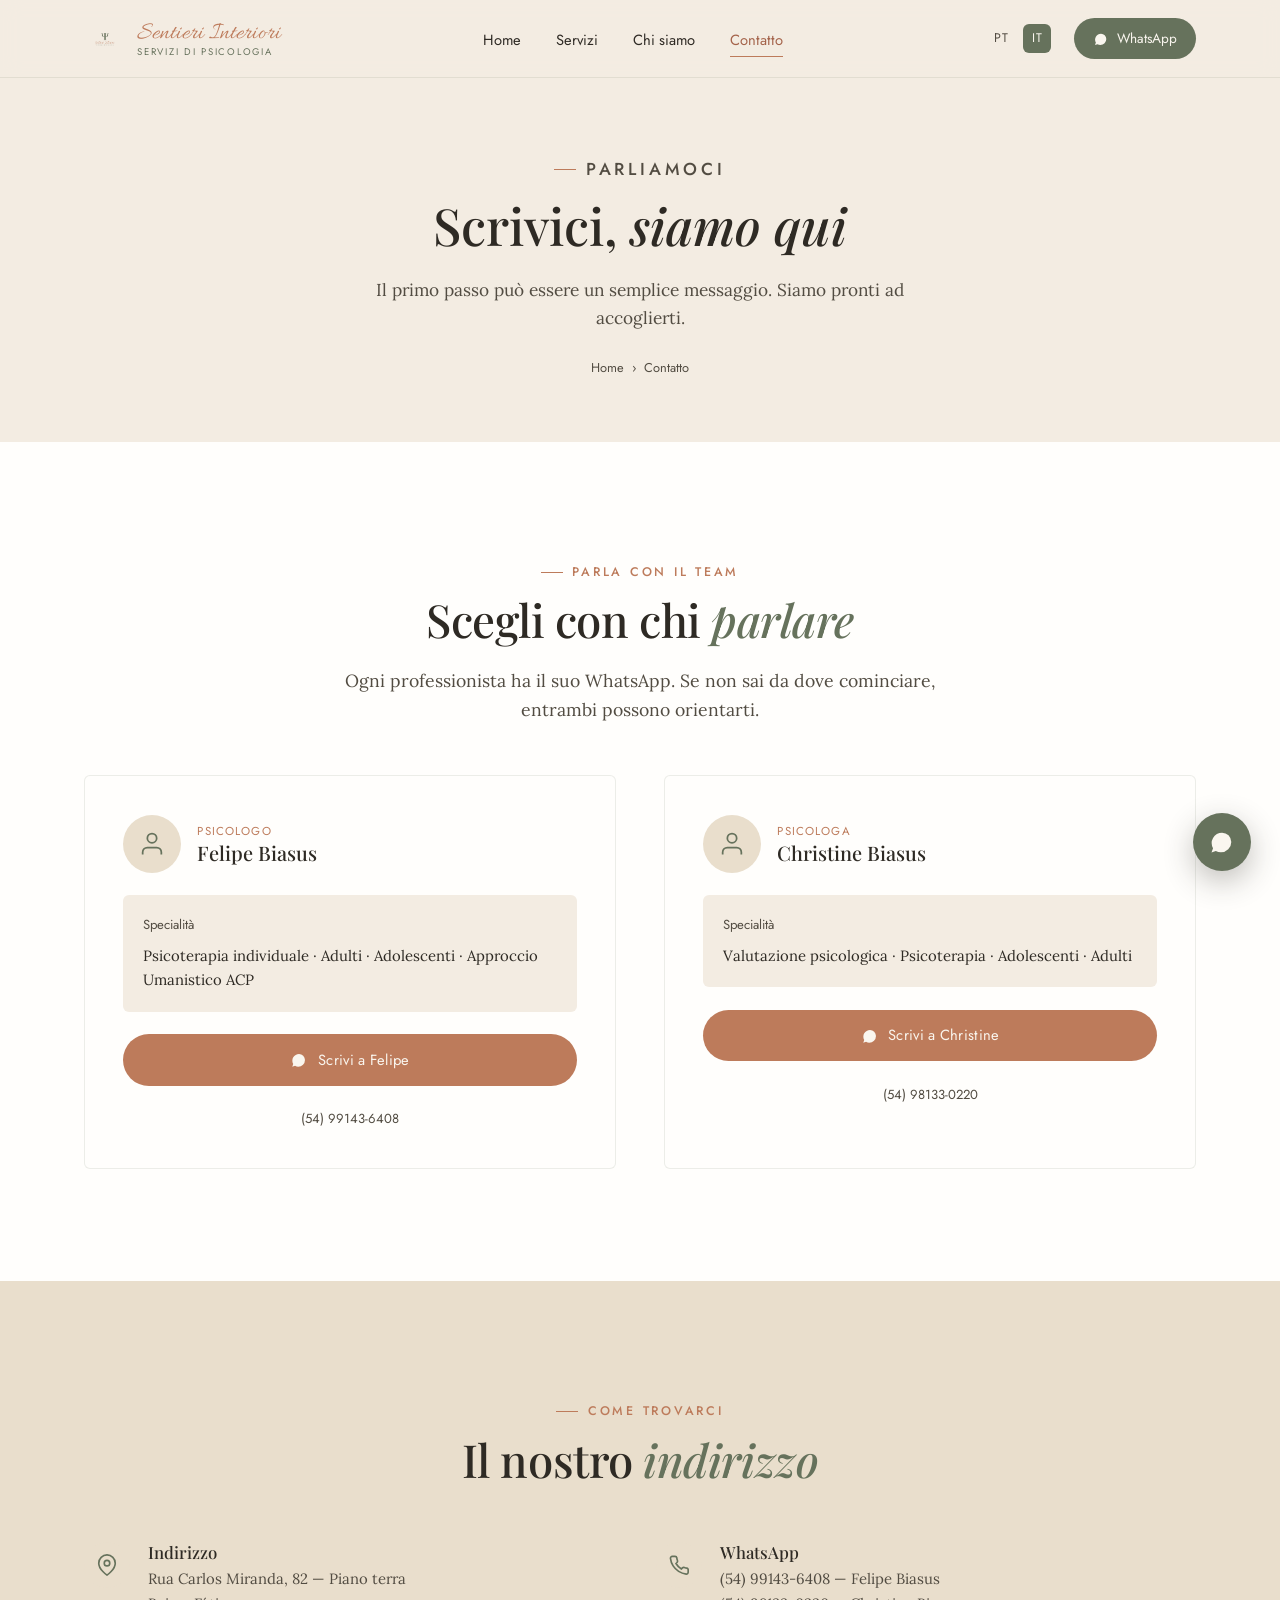
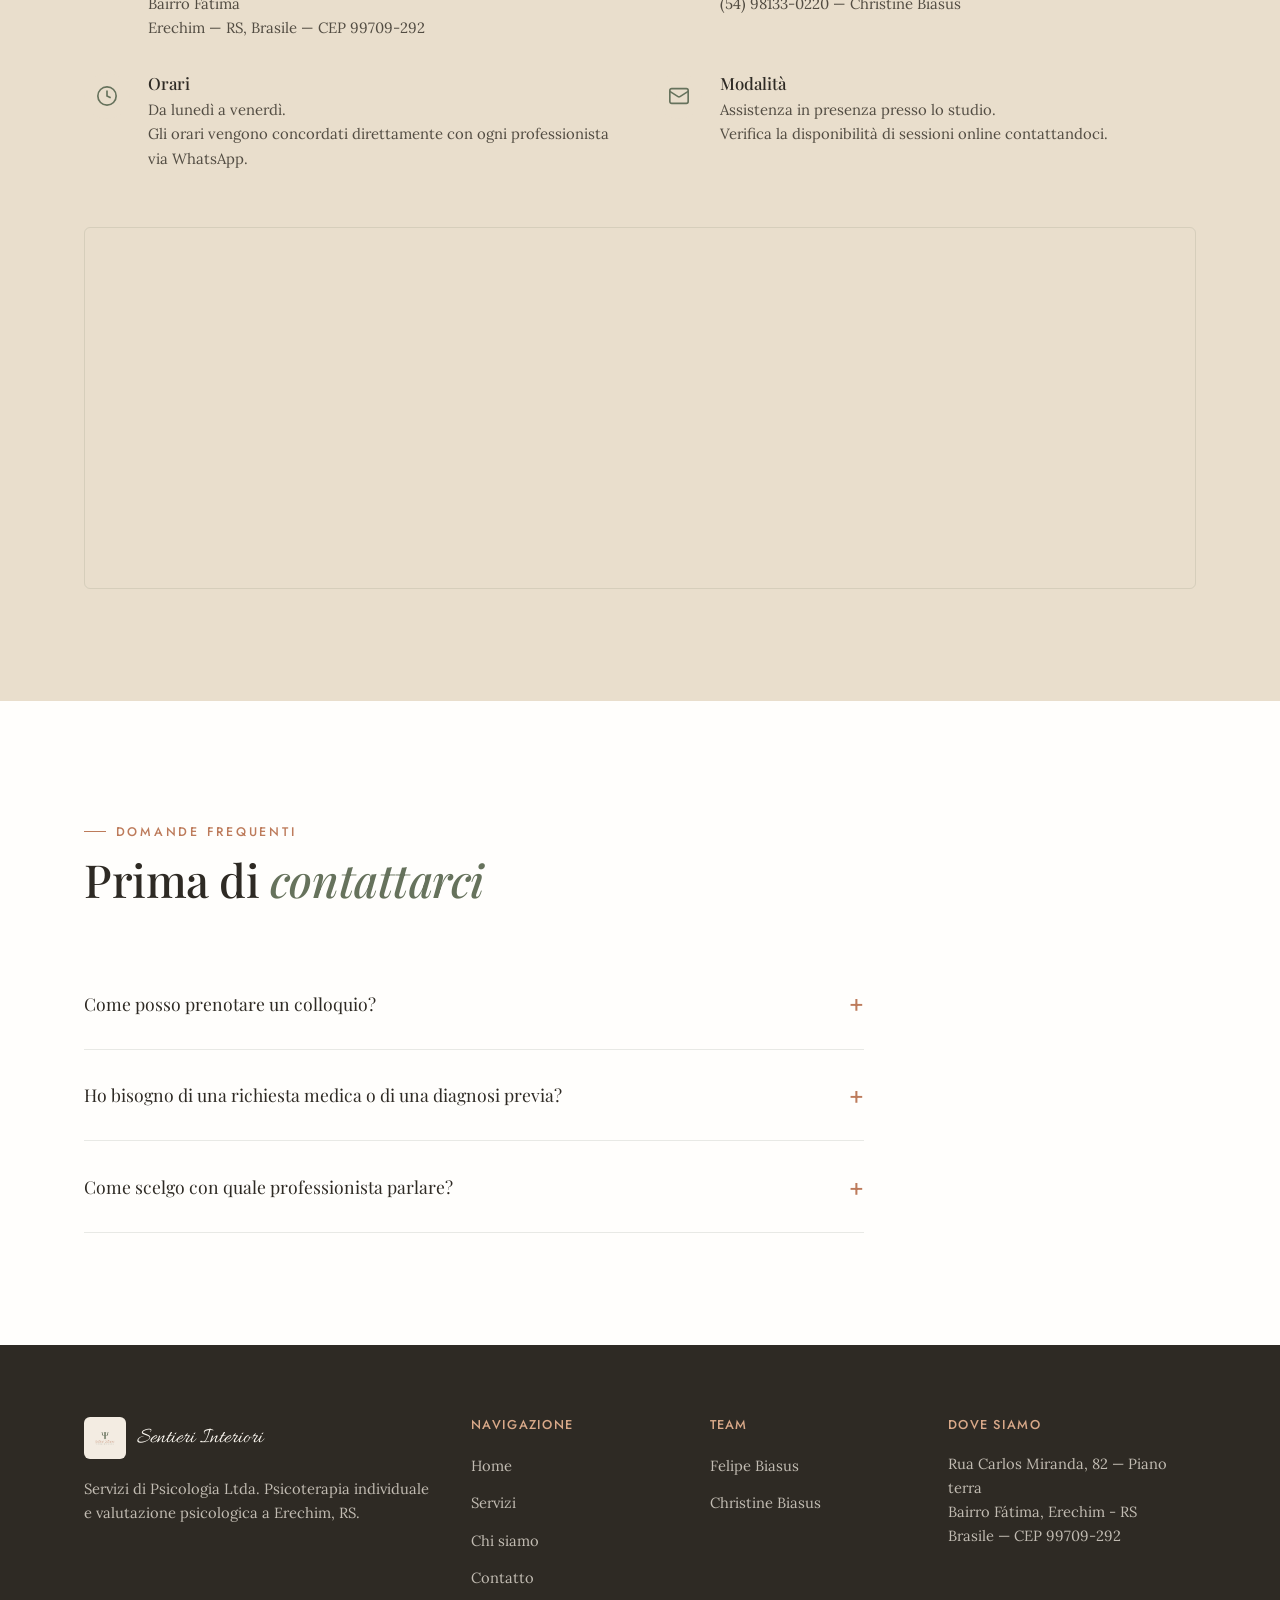
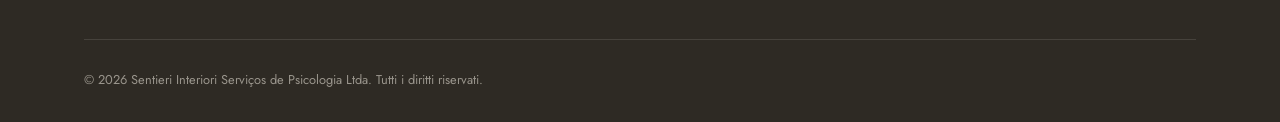
<file: it/contatto.html>
<!DOCTYPE html>
<html lang="it">
<head>
<meta charset="UTF-8">
<meta name="viewport" content="width=device-width, initial-scale=1.0">
<title>Contatto — Sentieri Interiori</title>
<meta name="description" content="Contatta i professionisti di Sentieri Interiori a Erechim, RS. Prenota via WhatsApp.">
<link rel="icon" href="../images/logo.jpg">
<link rel="stylesheet" href="../css/style.css">
</head>
<body>

<header class="site-header">
  <div class="header-inner">
    <a href="index.html" class="brand">
      <img src="../images/logo.jpg" alt="Sentieri Interiori">
      <span class="brand-text">
        <span class="brand-name">Sentieri Interiori</span>
        <span class="brand-sub">Servizi di Psicologia</span>
      </span>
    </a>
    <nav class="main-nav">
      <ul>
        <li><a href="index.html">Home</a></li>
        <li><a href="servizi.html">Servizi</a></li>
        <li><a href="chi-siamo.html">Chi siamo</a></li>
        <li><a href="contatto.html" class="active">Contatto</a></li>
      </ul>
    </nav>
    <div class="header-actions">
      <div class="lang-switch">
        <a href="../pt/contato.html">PT</a>
        <a href="contatto.html" class="active">IT</a>
      </div>
      <a href="https://wa.me/5554991436408" class="btn-whatsapp-nav" target="_blank" rel="noopener">
        <svg viewBox="0 0 24 24" fill="currentColor"><path d="M17.6 6.32A8.86 8.86 0 0 0 12.05 4a8.94 8.94 0 0 0-7.74 13.4L3 21l3.7-1.27a8.92 8.92 0 0 0 4.33 1.12h.01a8.94 8.94 0 0 0 8.92-8.94 8.85 8.85 0 0 0-2.36-5.6Z"/></svg>
        <span>WhatsApp</span>
      </a>
      <button class="nav-toggle" aria-label="Apri il menu"><span></span><span></span><span></span></button>
    </div>
  </div>
</header>

<div class="page-hero">
  <div class="container">
    <p class="eyebrow">Parliamoci</p>
    <h1>Scrivici, <em>siamo qui</em></h1>
    <p>Il primo passo può essere un semplice messaggio. Siamo pronti ad accoglierti.</p>
    <div class="breadcrumb"><a href="index.html">Home</a> <span>›</span> <span>Contatto</span></div>
  </div>
</div>

<section class="bg-branco">
  <div class="container">
    <div class="section-header centered reveal">
      <p class="eyebrow" style="justify-content:center">Parla con il team</p>
      <h2 class="section-title">Scegli con chi <em>parlare</em></h2>
      <p class="section-lead">Ogni professionista ha il suo WhatsApp. Se non sai da dove cominciare, entrambi possono orientarti.</p>
    </div>

    <div class="contact-grid">
      <div class="contact-card reveal">
        <div class="psico-header">
          <div class="contact-avatar">
            <svg viewBox="0 0 24 24" fill="none" stroke="currentColor" stroke-width="1.5"><path d="M20 21v-2a4 4 0 0 0-4-4H8a4 4 0 0 0-4 4v2M12 11a4 4 0 1 0 0-8 4 4 0 0 0 0 8Z"/></svg>
          </div>
          <div>
            <p class="role" style="font-family:var(--fonte-utilitaria);font-size:0.72rem;letter-spacing:0.1em;text-transform:uppercase;color:var(--terracota);">Psicologo</p>
            <h3>Felipe Biasus</h3>
          </div>
        </div>
        <div style="background:var(--creme);border-radius:var(--raio-suave);padding:1.2rem;">
          <p style="font-family:var(--fonte-utilitaria);font-size:0.82rem;color:var(--carvao-suave);margin-bottom:0.5rem;">Specialità</p>
          <p style="font-size:0.93rem;color:var(--carvao);">Psicoterapia individuale · Adulti · Adolescenti · Approccio Umanistico ACP</p>
        </div>
        <a href="https://wa.me/5554991436408?text=Ciao%20Felipe!%20Vorrei%20prenotare%20un%20colloquio." class="btn btn-primary" target="_blank" rel="noopener">
          <svg viewBox="0 0 24 24" fill="currentColor"><path d="M17.6 6.32A8.86 8.86 0 0 0 12.05 4a8.94 8.94 0 0 0-7.74 13.4L3 21l3.7-1.27a8.92 8.92 0 0 0 4.33 1.12h.01a8.94 8.94 0 0 0 8.92-8.94 8.85 8.85 0 0 0-2.36-5.6Z"/></svg>
          Scrivi a Felipe
        </a>
        <p style="text-align:center;font-family:var(--fonte-utilitaria);font-size:0.82rem;color:var(--carvao-suave);">(54) 99143-6408</p>
      </div>

      <div class="contact-card reveal">
        <div class="psico-header">
          <div class="contact-avatar">
            <svg viewBox="0 0 24 24" fill="none" stroke="currentColor" stroke-width="1.5"><path d="M20 21v-2a4 4 0 0 0-4-4H8a4 4 0 0 0-4 4v2M12 11a4 4 0 1 0 0-8 4 4 0 0 0 0 8Z"/></svg>
          </div>
          <div>
            <p class="role" style="font-family:var(--fonte-utilitaria);font-size:0.72rem;letter-spacing:0.1em;text-transform:uppercase;color:var(--terracota);">Psicologa</p>
            <h3>Christine Biasus</h3>
          </div>
        </div>
        <div style="background:var(--creme);border-radius:var(--raio-suave);padding:1.2rem;">
          <p style="font-family:var(--fonte-utilitaria);font-size:0.82rem;color:var(--carvao-suave);margin-bottom:0.5rem;">Specialità</p>
          <p style="font-size:0.93rem;color:var(--carvao);">Valutazione psicologica · Psicoterapia · Adolescenti · Adulti</p>
        </div>
        <a href="https://wa.me/5554981330220?text=Ciao%20Christine!%20Vorrei%20prenotare%20un%20colloquio." class="btn btn-primary" target="_blank" rel="noopener">
          <svg viewBox="0 0 24 24" fill="currentColor"><path d="M17.6 6.32A8.86 8.86 0 0 0 12.05 4a8.94 8.94 0 0 0-7.74 13.4L3 21l3.7-1.27a8.92 8.92 0 0 0 4.33 1.12h.01a8.94 8.94 0 0 0 8.92-8.94 8.85 8.85 0 0 0-2.36-5.6Z"/></svg>
          Scrivi a Christine
        </a>
        <p style="text-align:center;font-family:var(--fonte-utilitaria);font-size:0.82rem;color:var(--carvao-suave);">(54) 98133-0220</p>
      </div>
    </div>
  </div>
</section>

<section class="bg-creme-escuro">
  <div class="container">
    <div class="section-header centered reveal">
      <p class="eyebrow" style="justify-content:center">Come trovarci</p>
      <h2 class="section-title">Il nostro <em>indirizzo</em></h2>
    </div>

    <div class="info-grid">
      <div class="info-item reveal">
        <div class="info-icon">
          <svg viewBox="0 0 24 24" fill="none" stroke="currentColor" stroke-width="1.8"><path d="M21 10c0 7-9 13-9 13S3 17 3 10a9 9 0 1 1 18 0Z"/><circle cx="12" cy="10" r="3"/></svg>
        </div>
        <div>
          <h4>Indirizzo</h4>
          <p>Rua Carlos Miranda, 82 — Piano terra<br>Bairro Fátima<br>Erechim — RS, Brasile — CEP 99709-292</p>
        </div>
      </div>
      <div class="info-item reveal">
        <div class="info-icon">
          <svg viewBox="0 0 24 24" fill="none" stroke="currentColor" stroke-width="1.8"><path d="M22 16.92v3a2 2 0 0 1-2.18 2A19.79 19.79 0 0 1 11.6 19a19.5 19.5 0 0 1-6-6 19.79 19.79 0 0 1-2.93-8.27 2 2 0 0 1 1.99-2.18h3A2 2 0 0 1 9.6 4.34a12.86 12.86 0 0 0 .7 2.81 2 2 0 0 1-.45 2.11L8.7 10.4a16 16 0 0 0 5.91 5.91l1.14-1.14a2 2 0 0 1 2.11-.45c.9.358 1.85.6 2.81.7A2 2 0 0 1 22 16.92Z"/></svg>
        </div>
        <div>
          <h4>WhatsApp</h4>
          <p><a href="https://wa.me/5554991436408" target="_blank" rel="noopener">(54) 99143-6408</a> — Felipe Biasus</p>
          <p><a href="https://wa.me/5554981330220" target="_blank" rel="noopener">(54) 98133-0220</a> — Christine Biasus</p>
        </div>
      </div>
      <div class="info-item reveal">
        <div class="info-icon">
          <svg viewBox="0 0 24 24" fill="none" stroke="currentColor" stroke-width="1.8"><circle cx="12" cy="12" r="10"/><polyline points="12 6 12 12 16 14"/></svg>
        </div>
        <div>
          <h4>Orari</h4>
          <p>Da lunedì a venerdì.<br>Gli orari vengono concordati direttamente con ogni professionista via WhatsApp.</p>
        </div>
      </div>
      <div class="info-item reveal">
        <div class="info-icon">
          <svg viewBox="0 0 24 24" fill="none" stroke="currentColor" stroke-width="1.8"><rect x="2" y="4" width="20" height="16" rx="2"/><path d="m22 7-8.97 5.7a1.94 1.94 0 0 1-2.06 0L2 7"/></svg>
        </div>
        <div>
          <h4>Modalità</h4>
          <p>Assistenza in presenza presso lo studio.<br>Verifica la disponibilità di sessioni online contattandoci.</p>
        </div>
      </div>
    </div>

    <div class="map-embed reveal">
      <iframe
        src="https://www.google.com/maps/embed?pb=!1m18!1m12!1m3!1d3523.94!2d-52.27!3d-27.63!2m3!1f0!2f0!3f0!3m2!1i1024!2i768!4f13.1!3m3!1m2!1s0x0%3A0x0!2zUnVhIENhcmxvcyBNaXJhbmRhLCA4MiwgRXJlY2hpbQ!5e0!3m2!1sit!2sbr!4v1700000000000!5m2!1sit!2sbr"
        allowfullscreen loading="lazy" referrerpolicy="no-referrer-when-downgrade"
        title="Dove si trova Sentieri Interiori a Erechim">
      </iframe>
    </div>
  </div>
</section>

<section class="bg-branco">
  <div class="container">
    <div class="section-header reveal">
      <p class="eyebrow">Domande frequenti</p>
      <h2 class="section-title">Prima di <em>contattarci</em></h2>
    </div>
    <div style="max-width:780px">
      <details class="faq-item reveal">
        <summary>Come posso prenotare un colloquio?</summary>
        <p>Basta inviare un messaggio WhatsApp allo psicologo di tua scelta. Puoi cliccare direttamente sui pulsanti in questa pagina. Il primo colloquio non impegna a nulla.</p>
      </details>
      <details class="faq-item reveal">
        <summary>Ho bisogno di una richiesta medica o di una diagnosi previa?</summary>
        <p>No. Puoi contattarci direttamente, senza prescrizione medica e senza diagnosi previa. La psicoterapia è aperta a chiunque voglia uno spazio di ascolto e autoconoscenza.</p>
      </details>
      <details class="faq-item reveal">
        <summary>Come scelgo con quale professionista parlare?</summary>
        <p>Se cerchi psicoterapia individuale (adulti o adolescenti), puoi parlare con entrambi. Se ti interessa la valutazione psicologica, Christine Biasus è la specialista. In caso di dubbio, entrambi possono orientarti.</p>
      </details>
    </div>
  </div>
</section>

<footer class="site-footer">
  <div class="container">
    <div class="footer-grid">
      <div class="footer-col">
        <div class="footer-brand">
          <img src="../images/logo.jpg" alt="Sentieri Interiori" style="height:42px;filter:none;border-radius:6px;">
          <span class="footer-brand-text">Sentieri Interiori</span>
        </div>
        <p>Servizi di Psicologia Ltda. Psicoterapia individuale e valutazione psicologica a Erechim, RS.</p>
      </div>
      <div class="footer-col">
        <h4>Navigazione</h4>
        <ul>
          <li><a href="index.html">Home</a></li>
          <li><a href="servizi.html">Servizi</a></li>
          <li><a href="chi-siamo.html">Chi siamo</a></li>
          <li><a href="contatto.html">Contatto</a></li>
        </ul>
      </div>
      <div class="footer-col">
        <h4>Team</h4>
        <ul>
          <li><a href="chi-siamo.html">Felipe Biasus</a></li>
          <li><a href="chi-siamo.html">Christine Biasus</a></li>
        </ul>
      </div>
      <div class="footer-col">
        <h4>Dove siamo</h4>
        <p>Rua Carlos Miranda, 82 — Piano terra<br>Bairro Fátima, Erechim - RS<br>Brasile — CEP 99709-292</p>
      </div>
    </div>
    <div class="footer-bottom">
      <span>© 2026 Sentieri Interiori Serviços de Psicologia Ltda. Tutti i diritti riservati.</span>
    </div>
  </div>
</footer>

<a href="https://wa.me/5554991436408" class="whatsapp-float" target="_blank" rel="noopener" aria-label="Scrivi su WhatsApp">
  <svg viewBox="0 0 24 24" fill="currentColor"><path d="M17.6 6.32A8.86 8.86 0 0 0 12.05 4a8.94 8.94 0 0 0-7.74 13.4L3 21l3.7-1.27a8.92 8.92 0 0 0 4.33 1.12h.01a8.94 8.94 0 0 0 8.92-8.94 8.85 8.85 0 0 0-2.36-5.6Z"/></svg>
</a>
<script src="../js/main.js"></script>
</body>
</html>
</file>
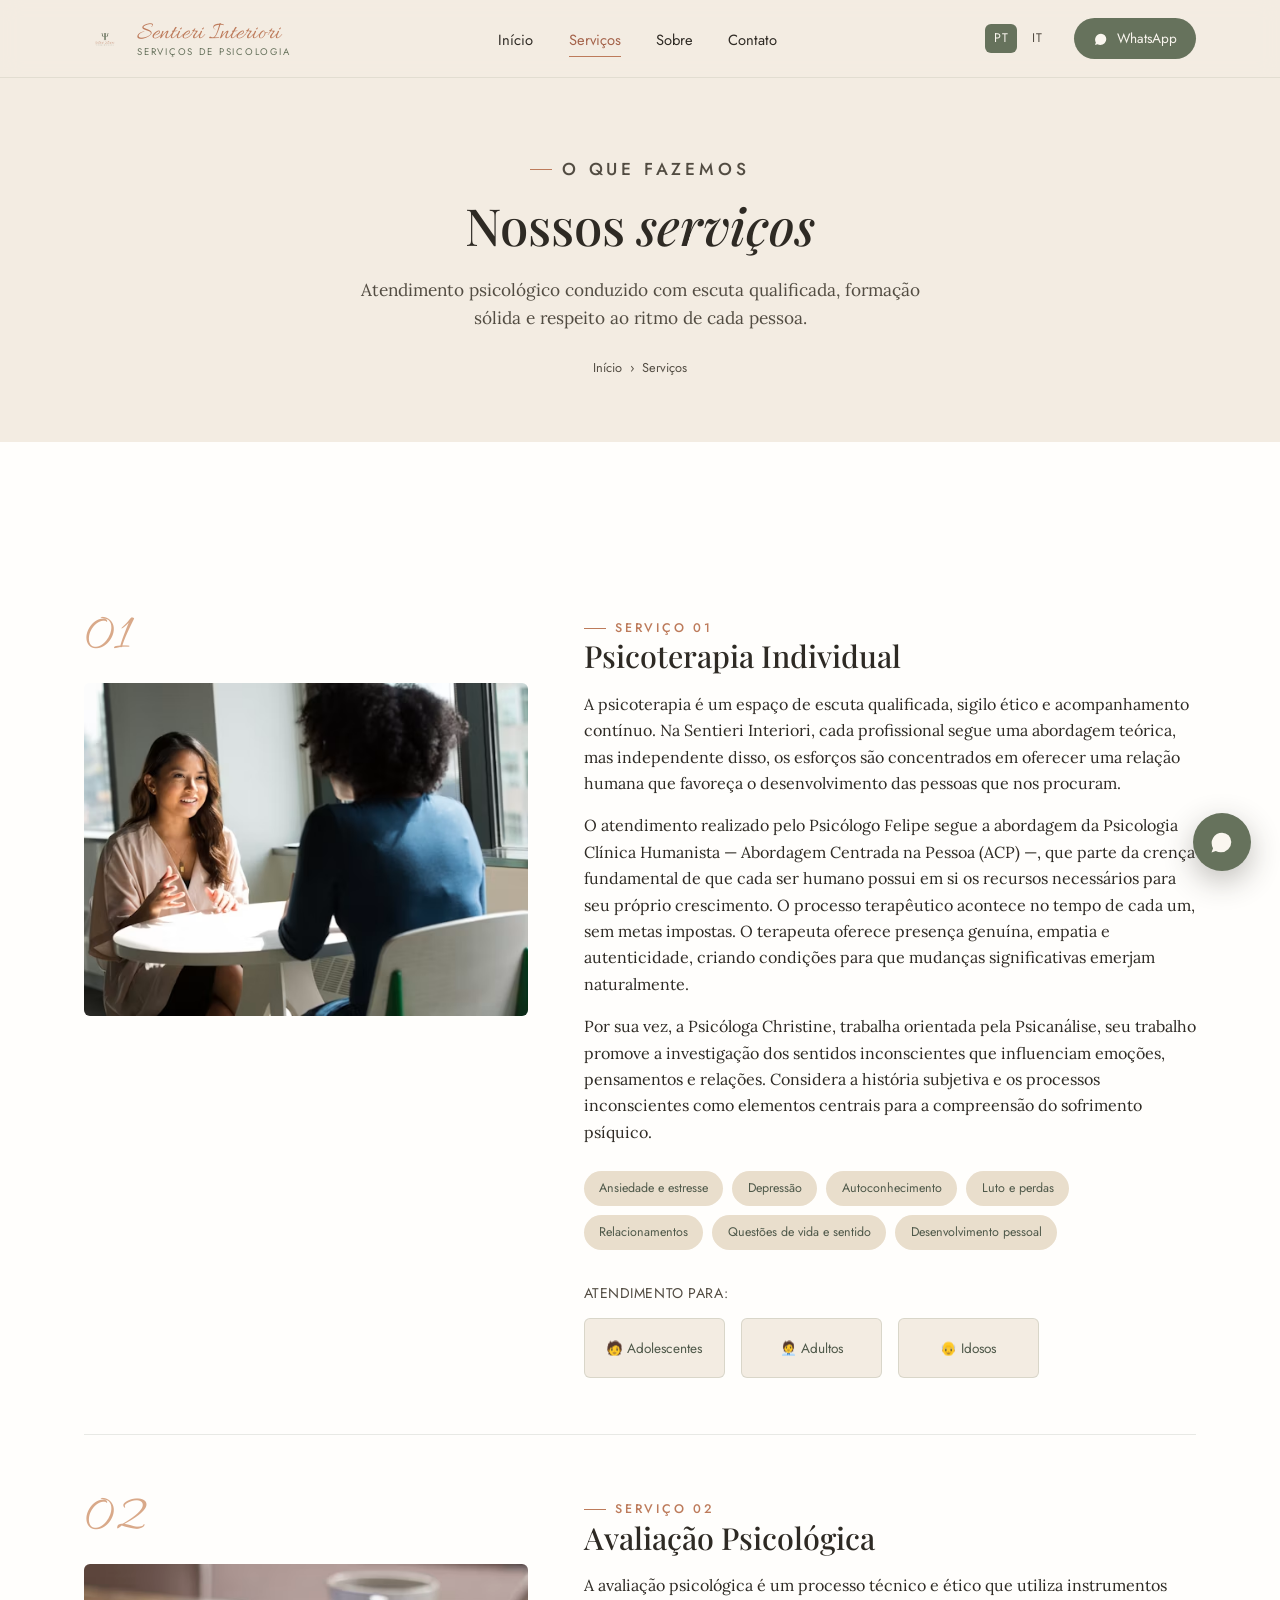
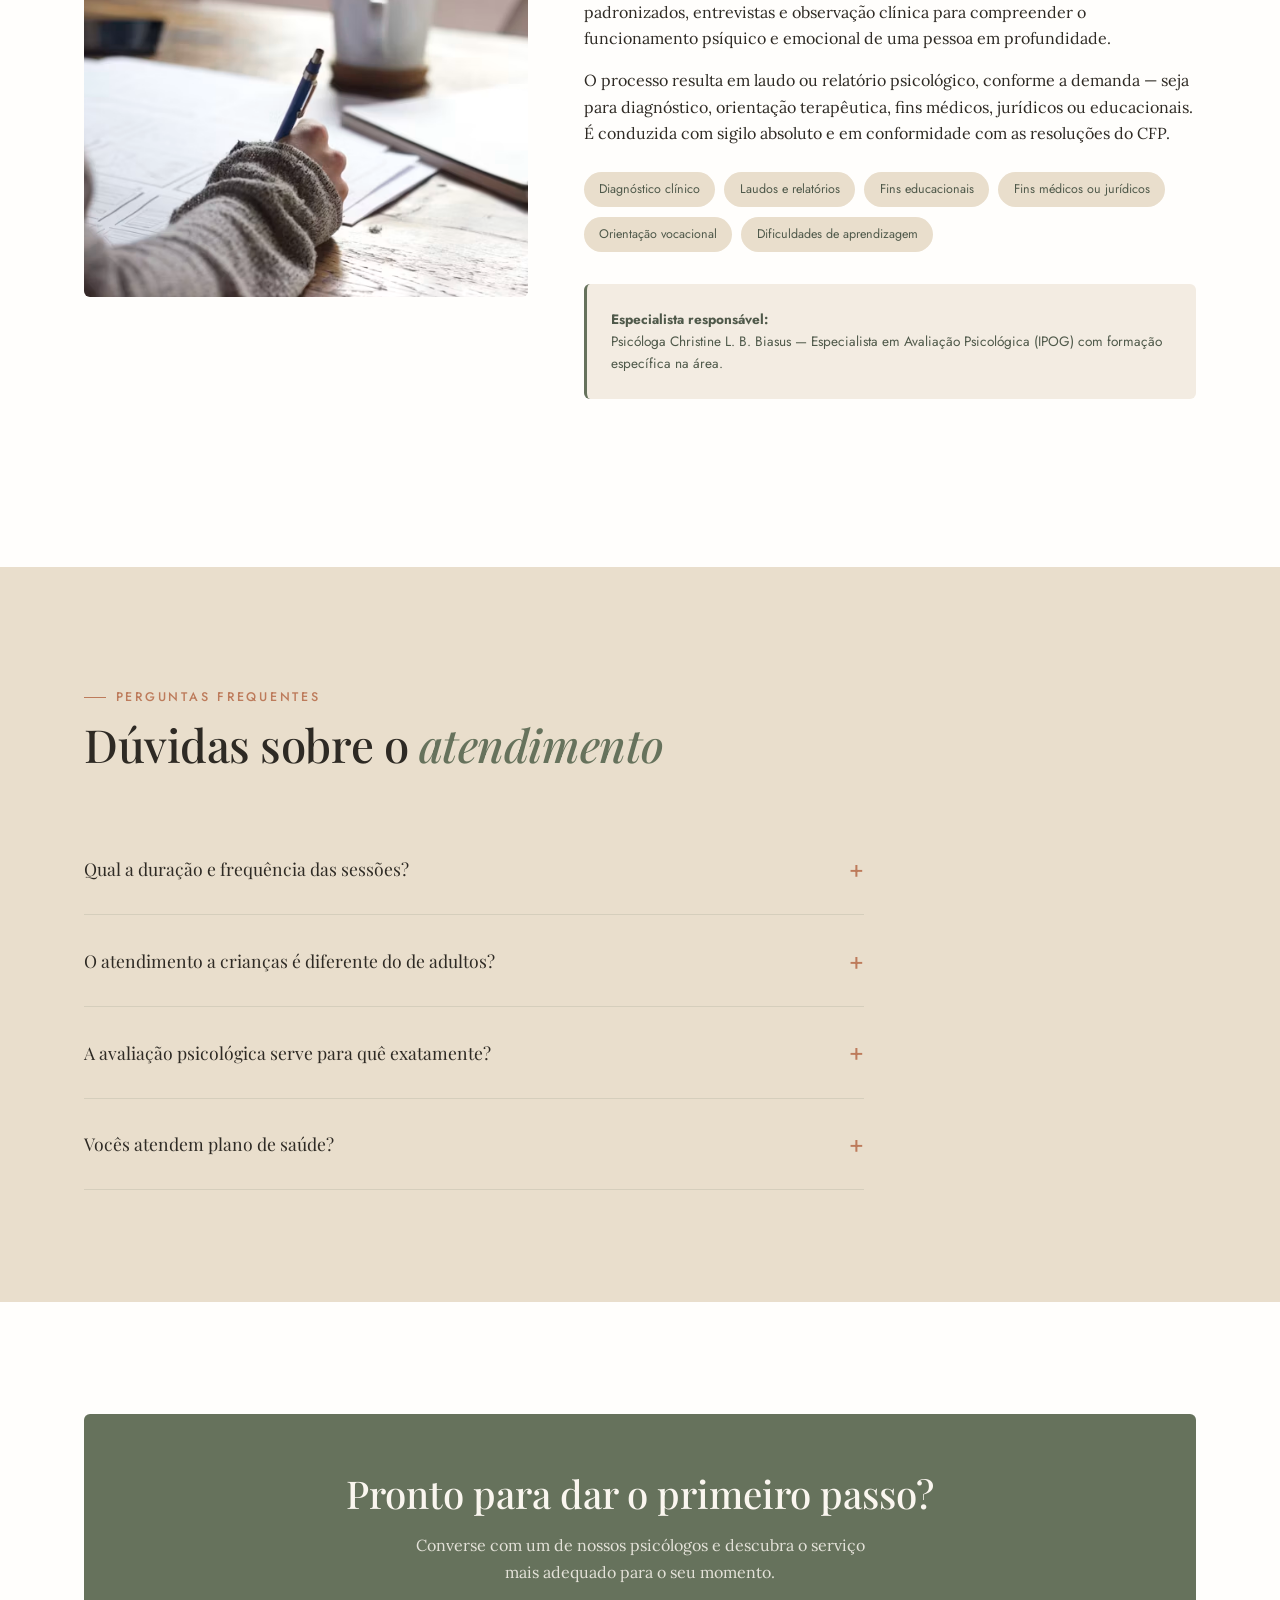
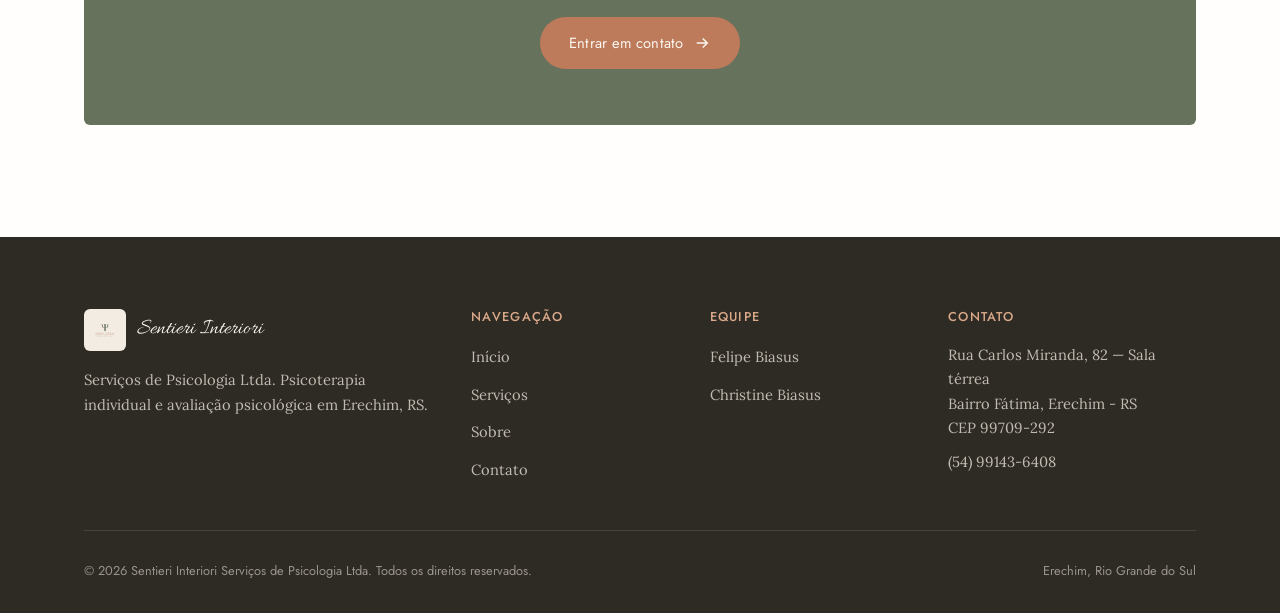
<file: pt/servicos.html>
<!DOCTYPE html>
<html lang="pt-BR"><head>
<meta http-equiv="content-type" content="text/html; charset=UTF-8">
<meta charset="UTF-8">
<meta name="viewport" content="width=device-width, initial-scale=1.0">
<title>Serviços — Sentieri Interiori</title>
<meta name="description" content="Psicoterapia individual para crianças, adolescentes, adultos e idosos. Avaliação psicológica com rigor técnico e abordagem humanista em Erechim, RS.">
<link rel="icon" href="servicos_files/logo_Zd_F.jpg">
<link rel="stylesheet" href="servicos_files/style_Zd_F.css">
</head>
<body>

<!-- HEADER -->
<header class="site-header">
  <div class="header-inner">
    <a href="index.html" class="brand">
      <img src="servicos_files/logo_Zd_F.jpg" alt="Sentieri Interiori">
      <span class="brand-text">
        <span class="brand-name">Sentieri Interiori</span>
        <span class="brand-sub">Serviços de Psicologia</span>
      </span>
    </a>
    <nav class="main-nav">
      <ul>
        <li><a href="index.html">Início</a></li>
        <li><a href="servicos.html" class="active">Serviços</a></li>
        <li><a href="sobre.html">Sobre</a></li>
        <li><a href="contato.html">Contato</a></li>
      </ul>
    </nav>
    <div class="header-actions">
      <div class="lang-switch">
        <a href="servicos.html" class="active">PT</a>
        <a href="../it/servizi.html">IT</a>
      </div>
      <a href="https://wa.me/5554991436408" class="btn-whatsapp-nav" target="_blank" rel="noopener">
        <svg viewBox="0 0 24 24" fill="currentColor"><path d="M17.6 6.32A8.86 8.86 0 0 0 12.05 4a8.94 8.94 0 0 0-7.74 13.4L3 21l3.7-1.27a8.92 8.92 0 0 0 4.33 1.12h.01a8.94 8.94 0 0 0 8.92-8.94 8.85 8.85 0 0 0-2.36-5.6Z"></path></svg>
        <span>WhatsApp</span>
      </a>
      <button class="nav-toggle" aria-label="Abrir menu"><span></span><span></span><span></span></button>
    </div>
  </div>
</header>

<!-- PAGE HERO -->
<div class="page-hero">
  <div class="container">
    <p class="eyebrow">O que fazemos</p>
    <h1>Nossos <em>serviços</em></h1>
    <p>Atendimento psicológico conduzido com escuta qualificada, formação sólida e respeito ao ritmo de cada pessoa.</p>
    <div class="breadcrumb">
      <a href="index.html">Início</a> <span>›</span> <span>Serviços</span>
    </div>
  </div>
</div>

<!-- SERVIÇOS DETALHADOS -->
<section class="bg-branco">
  <div class="container">

    <!-- Psicoterapia Individual -->
    <div class="service-detail" id="psicoterapia">
      <div class="reveal is-visible">
        <div class="service-detail-number">01</div>
        <img src="servicos_files/photo-1573497620053-ea5300f94f21_Zd_F.avif" alt="Atendimento psicoterápico individual" style="border-radius:6px; margin-top:1.2rem; aspect-ratio:4/3; object-fit:cover; width:100%;">
      </div>

      <div class="reveal is-visible">
        <p class="eyebrow">Serviço 01</p>
        <h2>Psicoterapia Individual</h2>
        <p>A psicoterapia é um espaço de escuta qualificada, sigilo 
ético e acompanhamento contínuo. Na Sentieri Interiori, cada 
profissional segue uma abordagem teórica, mas independente disso, os 
esforços são concentrados em oferecer uma relação humana que favoreça o 
desenvolvimento das pessoas que nos procuram.</p>
        <p style="margin-top:1rem">O atendimento realizado pelo 
Psicólogo Felipe segue a abordagem da Psicologia Clínica Humanista — 
Abordagem Centrada na Pessoa (ACP) —, que parte da crença fundamental de
 que cada ser humano possui em si os recursos necessários para seu 
próprio crescimento. O processo terapêutico acontece no tempo de cada 
um, sem metas impostas. O terapeuta oferece presença genuína, empatia e 
autenticidade, criando condições para que mudanças significativas 
emerjam naturalmente.</p><p style="margin-top:1rem">Por sua vez, a 
Psicóloga Christine, trabalha orientada pela Psicanálise, seu trabalho 
promove a investigação dos sentidos inconscientes que influenciam 
emoções, pensamentos e relações. Considera a história subjetiva e os 
processos inconscientes como elementos centrais para a compreensão do 
sofrimento psíquico.</p>

        <div class="tag-list">
          <span class="tag">Ansiedade e estresse</span>
          <span class="tag">Depressão</span>
          <span class="tag">Autoconhecimento</span>
          <span class="tag">Luto e perdas</span>
          <span class="tag">Relacionamentos</span>
          <span class="tag">Questões de vida e sentido</span>
          <span class="tag">Desenvolvimento pessoal</span>
        </div>

        <p style="margin-top:2rem; font-family:var(--fonte-utilitaria); font-size:0.88rem; color:var(--carvao-suave); letter-spacing:0.04em;">ATENDIMENTO PARA:</p>
        <div class="audience-grid" style="margin-top:0.8rem">
          
          <div class="audience-pill">🧑 Adolescentes</div>
          <div class="audience-pill">🧑‍💼 Adultos</div>
          <div class="audience-pill">👴 Idosos</div>
        </div>
      </div>
    </div>

    <!-- Avaliação Psicológica -->
    <div class="service-detail" id="avaliacao">
      <div class="reveal is-visible">
        <div class="service-detail-number">02</div>
        <img src="servicos_files/photo-1434030216411-0b793f4b4173_Zd_F.avif" alt="Processo de avaliação psicológica" style="border-radius:6px; margin-top:1.2rem; aspect-ratio:4/3; object-fit:cover; width:100%;">
      </div>

      <div class="reveal is-visible">
        <p class="eyebrow">Serviço 02</p>
        <h2>Avaliação Psicológica</h2>
        <p>A avaliação psicológica é um processo técnico e ético que 
utiliza instrumentos padronizados, entrevistas e observação clínica para
 compreender o funcionamento psíquico e emocional de uma pessoa em 
profundidade.</p>
        <p style="margin-top:1rem">O processo resulta em laudo ou 
relatório psicológico, conforme a demanda — seja para diagnóstico, 
orientação terapêutica, fins médicos, jurídicos ou educacionais. É 
conduzida com sigilo absoluto e em conformidade com as resoluções do 
CFP.</p>

        <div class="tag-list">
          <span class="tag">Diagnóstico clínico</span>
          <span class="tag">Laudos e relatórios</span>
          <span class="tag">Fins educacionais</span>
          <span class="tag">Fins médicos ou jurídicos</span>
          <span class="tag">Orientação vocacional</span>
          <span class="tag">Dificuldades de aprendizagem</span>
        </div>

        <div style="margin-top:2rem; padding:1.5rem; background:var(--creme); border-radius:6px; border-left: 3px solid var(--verde-musgo);">
          <p style="font-family:var(--fonte-utilitaria); font-size:0.85rem; color:var(--verde-musgo-escuro);">
            <strong>Especialista responsável:</strong><br>
            Psicóloga Christine L. B. Biasus — Especialista em Avaliação Psicológica (IPOG) com formação específica na área.
          </p>
        </div>
      </div>
    </div>

  </div>
</section>

<!-- DÚVIDAS FREQUENTES -->
<section class="bg-creme-escuro">
  <div class="container">
    <div class="section-header reveal is-visible">
      <p class="eyebrow">Perguntas frequentes</p>
      <h2 class="section-title">Dúvidas sobre o <em>atendimento</em></h2>
    </div>

    <div style="max-width:780px">
      

      <details class="faq-item reveal is-visible">
        <summary>Qual a duração e frequência das sessões?</summary>
        <p>Cada sessão tem aproximadamente 50 minutos. A frequência 
habitual é semanal, mas pode ser ajustada conforme a demanda e o 
andamento do processo terapêutico.</p>
      </details>

      <details class="faq-item reveal is-visible">
        <summary>O atendimento a crianças é diferente do de adultos?</summary>
        <p>Sim. Com crianças, o processo terapêutico utiliza recursos 
lúdicos como o desenho, a brincadeira e a narrativa, adaptando a 
comunicação ao estágio de desenvolvimento. Os pais ou responsáveis são 
envolvidos de forma ativa, respeitando o sigilo da criança. Atualmente 
oferecemos apenas o serviço de Avaliação Psicológica para este público.</p>
      </details>

      <details class="faq-item reveal is-visible">
        <summary>A avaliação psicológica serve para quê exatamente?</summary>
        <p>Serve para investigar aspectos do funcionamento cognitivo, 
emocional e comportamental com uso de instrumentos técnicos. Pode ser 
indicada para diagnósticos (como TDAH, TEA, transtornos de 
aprendizagem), para fins profissionais, educacionais, médicos ou 
jurídicos, conforme a necessidade de cada caso.</p>
      </details>

      <details class="faq-item reveal is-visible">
        <summary>Vocês atendem plano de saúde?</summary>
        <p>No momento, os atendimentos são feitos por valores 
particulares. Se necessário, emitimos recibos para reembolso junto ao 
convênio, quando este for elegível. Entre em contato para mais 
informações.</p>
      </details>
    </div>
  </div>
</section>

<!-- CTA FINAL -->
<section class="bg-branco">
  <div class="container">
    <div class="cta-final reveal is-visible">
      <h2>Pronto para dar o primeiro passo?</h2>
      <p>Converse com um de nossos psicólogos e descubra o serviço mais adequado para o seu momento.</p>
      <a href="contato.html" class="btn btn-primary">
        Entrar em contato
        <svg viewBox="0 0 24 24" fill="none" stroke="currentColor" stroke-width="2"><path d="M5 12h14M13 6l6 6-6 6"></path></svg>
      </a>
    </div>
  </div>
</section>

<!-- FOOTER -->
<footer class="site-footer">
  <div class="container">
    <div class="footer-grid">
      <div class="footer-col">
        <div class="footer-brand">
          <img src="servicos_files/logo_Zd_F.jpg" alt="Sentieri Interiori" style="height:42px; filter:none; border-radius:6px;">
          <span class="footer-brand-text">Sentieri Interiori</span>
        </div>
        <p>Serviços de Psicologia Ltda. Psicoterapia individual e avaliação psicológica em Erechim, RS.</p>
      </div>
      <div class="footer-col">
        <h4>Navegação</h4>
        <ul>
          <li><a href="index.html">Início</a></li>
          <li><a href="servicos.html">Serviços</a></li>
          <li><a href="sobre.html">Sobre</a></li>
          <li><a href="contato.html">Contato</a></li>
        </ul>
      </div>
      <div class="footer-col">
        <h4>Equipe</h4>
        <ul>
          <li><a href="sobre.html">Felipe Biasus</a></li>
          <li><a href="sobre.html">Christine Biasus</a></li>
        </ul>
      </div>
      <div class="footer-col">
        <h4>Contato</h4>
        <p>Rua Carlos Miranda, 82 — Sala térrea<br>Bairro Fátima, Erechim - RS<br>CEP 99709-292</p>
        <p style="margin-top:0.6rem">(54) 99143-6408</p>
      </div>
    </div>
    <div class="footer-bottom">
      <span>© 2026 Sentieri Interiori Serviços de Psicologia Ltda. Todos os direitos reservados.</span>
      <span>Erechim, Rio Grande do Sul</span>
    </div>
  </div>
</footer>

<a href="https://wa.me/5554991436408" class="whatsapp-float" target="_blank" rel="noopener" aria-label="Conversar pelo WhatsApp">
  <svg viewBox="0 0 24 24" fill="currentColor"><path d="M17.6 6.32A8.86 8.86 0 0 0 12.05 4a8.94 8.94 0 0 0-7.74 13.4L3 21l3.7-1.27a8.92 8.92 0 0 0 4.33 1.12h.01a8.94 8.94 0 0 0 8.92-8.94 8.85 8.85 0 0 0-2.36-5.6Z"></path></svg>
</a>

<script src="servicos_files/main_Zd_F.js"></script>


</body></html>
</file>
<file: css/style.css>
/* ============================================
   SENTIERI INTERIORI — Design System
   Paleta extraída da identidade visual oficial
   ============================================ */

@import url('https://fonts.googleapis.com/css2?family=Playfair+Display:ital,wght@0,400;0,500;0,600;1,400;1,500&family=Lora:ital,wght@0,400;0,500;1,400&family=Jost:wght@400;500;600&family=Allura&display=swap');

:root {
  /* Cores extraídas diretamente da logo */
  --verde-musgo: #66725C;
  --verde-musgo-escuro: #4F594A;
  --verde-salvia: #8A9180;
  --verde-salvia-claro: #B9C0AE;
  --terracota: #BD7B5B;
  --terracota-escuro: #A4634A;
  --terracota-claro: #D9A989;
  --creme: #F3ECE2;
  --creme-claro: #FAF6EF;
  --creme-escuro: #E9DECC;
  --carvao: #2E2A24;
  --carvao-suave: #524C42;
  --branco: #FFFEFC;

  /* Tipografia */
  --fonte-display: 'Playfair Display', Georgia, serif;
  --fonte-script: 'Allura', cursive;
  --fonte-corpo: 'Lora', Georgia, serif;
  --fonte-utilitaria: 'Jost', sans-serif;

  /* Espaçamento */
  --space-xs: 0.5rem;
  --space-sm: 1rem;
  --space-md: 2rem;
  --space-lg: 4rem;
  --space-xl: 7rem;

  /* Bordas */
  --raio: 2px;
  --raio-suave: 6px;
}

* {
  margin: 0;
  padding: 0;
  box-sizing: border-box;
}

html {
  scroll-behavior: smooth;
}

@media (prefers-reduced-motion: reduce) {
  html {
    scroll-behavior: auto;
  }
  *, *::before, *::after {
    animation-duration: 0.01ms !important;
    animation-iteration-count: 1 !important;
    transition-duration: 0.01ms !important;
    scroll-behavior: auto !important;
  }
}

body {
  font-family: var(--fonte-corpo);
  color: var(--carvao);
  background-color: var(--creme);
  line-height: 1.65;
  -webkit-font-smoothing: antialiased;
  overflow-x: hidden;
}

img {
  max-width: 100%;
  display: block;
}

a {
  color: inherit;
  text-decoration: none;
}

ul {
  list-style: none;
}

button {
  font-family: inherit;
  cursor: pointer;
  border: none;
  background: none;
}

:focus-visible {
  outline: 2px solid var(--terracota);
  outline-offset: 3px;
}

.container {
  width: 100%;
  max-width: 1160px;
  margin: 0 auto;
  padding: 0 1.5rem;
}

/* ============================================
   TIPOGRAFIA GERAL
   ============================================ */

h1, h2, h3, h4 {
  font-family: var(--fonte-display);
  font-weight: 500;
  color: var(--carvao);
  line-height: 1.2;
}

.eyebrow {
  font-family: var(--fonte-utilitaria);
  font-size: 0.78rem;
  letter-spacing: 0.22em;
  text-transform: uppercase;
  color: var(--terracota);
  font-weight: 500;
  display: inline-flex;
  align-items: center;
  gap: 0.6rem;
}

.eyebrow::before {
  content: '';
  width: 22px;
  height: 1px;
  background: var(--terracota);
  display: inline-block;
}

.section-title {
  font-size: clamp(2rem, 4vw, 2.85rem);
  margin-top: 0.6rem;
  margin-bottom: 1.2rem;
  letter-spacing: -0.01em;
}

.section-title em {
  font-style: italic;
  color: var(--verde-musgo);
}

.section-lead {
  font-size: 1.1rem;
  color: var(--carvao-suave);
  max-width: 620px;
  font-weight: 400;
}

.script-accent {
  font-family: var(--fonte-script);
  color: var(--terracota);
  font-size: 1.6em;
  font-weight: 400;
}

/* ============================================
   HEADER / NAVEGAÇÃO
   ============================================ */

.site-header {
  position: fixed;
  top: 0;
  left: 0;
  right: 0;
  z-index: 1000;
  background: rgba(243, 236, 226, 0.92);
  backdrop-filter: blur(10px);
  border-bottom: 1px solid rgba(102, 114, 92, 0.12);
  transition: padding 0.3s ease;
}

.header-inner {
  display: flex;
  align-items: center;
  justify-content: space-between;
  padding: 1.1rem 1.5rem;
  max-width: 1160px;
  margin: 0 auto;
}

.brand {
  display: flex;
  align-items: center;
  gap: 0.7rem;
}

.brand img {
  height: 42px;
  width: auto;
}

.brand-text {
  display: flex;
  flex-direction: column;
  line-height: 1.1;
}

.brand-name {
  font-family: var(--fonte-script);
  font-size: 1.55rem;
  color: var(--terracota);
}

.brand-sub {
  font-family: var(--fonte-utilitaria);
  font-size: 0.6rem;
  letter-spacing: 0.18em;
  color: var(--verde-musgo);
  text-transform: uppercase;
}

.main-nav ul {
  display: flex;
  gap: 2.2rem;
  align-items: center;
}

.main-nav a {
  font-family: var(--fonte-utilitaria);
  font-size: 0.92rem;
  color: var(--carvao);
  position: relative;
  padding: 0.3rem 0;
  transition: color 0.25s ease;
}

.main-nav a::after {
  content: '';
  position: absolute;
  bottom: -2px;
  left: 0;
  width: 0;
  height: 1px;
  background: var(--terracota);
  transition: width 0.3s ease;
}

.main-nav a:hover,
.main-nav a.active {
  color: var(--terracota-escuro);
}

.main-nav a:hover::after,
.main-nav a.active::after {
  width: 100%;
}

.lang-switch {
  display: flex;
  gap: 0.4rem;
  font-family: var(--fonte-utilitaria);
  font-size: 0.78rem;
  letter-spacing: 0.05em;
}

.lang-switch a {
  padding: 0.25rem 0.55rem;
  border-radius: var(--raio-suave);
  color: var(--carvao-suave);
  transition: background 0.2s ease, color 0.2s ease;
}

.lang-switch a.active {
  background: var(--verde-musgo);
  color: var(--creme-claro);
}

.lang-switch a:not(.active):hover {
  background: rgba(102, 114, 92, 0.12);
}

.header-actions {
  display: flex;
  align-items: center;
  gap: 1.4rem;
}

.btn-whatsapp-nav {
  display: inline-flex;
  align-items: center;
  gap: 0.5rem;
  background: var(--verde-musgo);
  color: var(--creme-claro);
  font-family: var(--fonte-utilitaria);
  font-size: 0.85rem;
  padding: 0.6rem 1.2rem;
  border-radius: 30px;
  transition: background 0.25s ease, transform 0.25s ease;
}

.btn-whatsapp-nav:hover {
  background: var(--verde-musgo-escuro);
  transform: translateY(-1px);
}

.btn-whatsapp-nav svg {
  width: 16px;
  height: 16px;
}

.nav-toggle {
  display: none;
  flex-direction: column;
  gap: 5px;
  padding: 0.5rem;
}

.nav-toggle span {
  width: 24px;
  height: 1.5px;
  background: var(--carvao);
  transition: 0.3s ease;
}

/* ============================================
   BOTÕES GERAIS
   ============================================ */

.btn {
  display: inline-flex;
  align-items: center;
  gap: 0.6rem;
  font-family: var(--fonte-utilitaria);
  font-size: 0.92rem;
  letter-spacing: 0.02em;
  padding: 0.85rem 1.8rem;
  border-radius: 30px;
  transition: all 0.3s ease;
}

.btn-primary {
  background: var(--terracota);
  color: var(--creme-claro);
}

.btn-primary:hover {
  background: var(--terracota-escuro);
  transform: translateY(-2px);
  box-shadow: 0 8px 20px rgba(189, 123, 91, 0.3);
}

.btn-outline {
  background: transparent;
  color: var(--verde-musgo);
  border: 1.5px solid var(--verde-musgo);
}

.btn-outline:hover {
  background: var(--verde-musgo);
  color: var(--creme-claro);
}

.btn-ghost {
  color: var(--carvao);
  border-bottom: 1px solid var(--terracota);
  border-radius: 0;
  padding: 0.2rem 0;
}

.btn-ghost:hover {
  color: var(--terracota-escuro);
  gap: 0.9rem;
}

.btn svg {
  width: 18px;
  height: 18px;
  flex-shrink: 0;
}

/* ============================================
   CAMINHO ORGÂNICO (elemento de assinatura)
   ============================================ */

.sentiero-divider {
  width: 100%;
  height: 60px;
  display: block;
  margin: 0 auto;
}

.sentiero-divider path {
  fill: none;
  stroke: var(--verde-salvia);
  stroke-width: 1.4;
  stroke-linecap: round;
  stroke-dasharray: 6 8;
}

/* ============================================
   PÁGINA: HERO
   ============================================ */

.hero {
  position: relative;
  min-height: 92vh;
  display: flex;
  align-items: center;
  padding: 9rem 0 5rem;
  overflow: hidden;
  background: linear-gradient(180deg, var(--creme-claro) 0%, var(--creme) 100%);
}

.hero-bg-path {
  position: absolute;
  top: 0;
  left: 0;
  width: 100%;
  height: 100%;
  z-index: 0;
  opacity: 0.5;
}

.hero-grid {
  display: grid;
  grid-template-columns: 1.1fr 0.9fr;
  gap: 3.5rem;
  align-items: center;
  position: relative;
  z-index: 1;
}

.hero-eyebrow {
  margin-bottom: 1.6rem;
}

.hero h1 {
  font-size: clamp(2.6rem, 5.2vw, 3.9rem);
  margin-bottom: 1.6rem;
  letter-spacing: -0.015em;
}

.hero h1 em {
  font-style: italic;
  color: var(--terracota);
  font-weight: 500;
}

.hero-lead {
  font-size: 1.18rem;
  color: var(--carvao-suave);
  max-width: 540px;
  margin-bottom: 2.4rem;
}

.hero-actions {
  display: flex;
  gap: 1.1rem;
  flex-wrap: wrap;
  margin-bottom: 2.8rem;
}

.hero-trust {
  display: flex;
  gap: 2.2rem;
  flex-wrap: wrap;
}

.trust-item {
  font-family: var(--fonte-utilitaria);
  font-size: 0.85rem;
  color: var(--carvao-suave);
  display: flex;
  align-items: center;
  gap: 0.5rem;
}

.trust-item svg {
  width: 18px;
  height: 18px;
  color: var(--verde-musgo);
  flex-shrink: 0;
}

.hero-visual {
  position: relative;
}

.hero-image-wrap {
  position: relative;
  border-radius: var(--raio-suave);
  overflow: hidden;
  aspect-ratio: 4/5;
  box-shadow: 0 30px 60px -20px rgba(46, 42, 36, 0.25);
}

.hero-image-wrap img {
  width: 100%;
  height: 100%;
  object-fit: cover;
}

.hero-badge {
  position: absolute;
  bottom: -1.6rem;
  left: -1.6rem;
  background: var(--branco);
  padding: 1.2rem 1.5rem;
  border-radius: var(--raio-suave);
  box-shadow: 0 16px 40px -10px rgba(46, 42, 36, 0.18);
  max-width: 220px;
}

.hero-badge .script-accent {
  font-size: 1.9rem;
  display: block;
  line-height: 1;
  margin-bottom: 0.3rem;
}

.hero-badge p {
  font-family: var(--fonte-utilitaria);
  font-size: 0.78rem;
  color: var(--carvao-suave);
  line-height: 1.4;
}

/* ============================================
   SEÇÕES GERAIS
   ============================================ */

section {
  padding: var(--space-xl) 0;
  position: relative;
}

.section-header {
  margin-bottom: 3.2rem;
}

.section-header.centered {
  text-align: center;
  margin-left: auto;
  margin-right: auto;
}

.section-header.centered .section-lead {
  margin: 0 auto;
}

.bg-creme-escuro {
  background: var(--creme-escuro);
}

.bg-musgo {
  background: var(--verde-musgo);
  color: var(--creme-claro);
}

.bg-musgo h2, .bg-musgo h3, .bg-musgo h4 {
  color: var(--creme-claro);
}

.bg-branco {
  background: var(--branco);
}

/* ============================================
   CARDS DE SERVIÇO (home preview)
   ============================================ */

.services-grid {
  display: grid;
  grid-template-columns: repeat(3, 1fr);
  gap: 1.8rem;
}

.service-card {
  background: var(--branco);
  border-radius: var(--raio-suave);
  padding: 2.4rem 2rem;
  border: 1px solid rgba(102, 114, 92, 0.1);
  transition: transform 0.35s ease, box-shadow 0.35s ease;
}

.service-card:hover {
  transform: translateY(-6px);
  box-shadow: 0 24px 50px -20px rgba(46, 42, 36, 0.15);
}

.service-icon {
  width: 52px;
  height: 52px;
  border-radius: 50%;
  background: var(--creme);
  display: flex;
  align-items: center;
  justify-content: center;
  margin-bottom: 1.4rem;
  color: var(--verde-musgo);
}

.service-icon svg {
  width: 26px;
  height: 26px;
}

.service-card h3 {
  font-size: 1.3rem;
  margin-bottom: 0.7rem;
}

.service-card p {
  color: var(--carvao-suave);
  font-size: 0.97rem;
}

.service-card .card-link {
  display: inline-flex;
  align-items: center;
  gap: 0.4rem;
  margin-top: 1.2rem;
  font-family: var(--fonte-utilitaria);
  font-size: 0.85rem;
  color: var(--terracota);
}

.service-card .card-link svg {
  width: 14px;
  height: 14px;
  transition: transform 0.25s ease;
}

.service-card:hover .card-link svg {
  transform: translateX(4px);
}

/* ============================================
   ABORDAGEM / SOBRE (home)
   ============================================ */

.approach-block {
  display: grid;
  grid-template-columns: 0.85fr 1.15fr;
  gap: 4rem;
  align-items: center;
}

.approach-image {
  position: relative;
  border-radius: var(--raio-suave);
  overflow: hidden;
  aspect-ratio: 1/1.05;
}

.approach-image img {
  width: 100%;
  height: 100%;
  object-fit: cover;
}

.approach-list {
  margin-top: 1.8rem;
  display: flex;
  flex-direction: column;
  gap: 1.3rem;
}

.approach-list li {
  display: flex;
  gap: 1rem;
  align-items: flex-start;
}

.approach-list .check {
  width: 24px;
  height: 24px;
  border-radius: 50%;
  background: var(--terracota);
  color: var(--creme-claro);
  display: flex;
  align-items: center;
  justify-content: center;
  flex-shrink: 0;
  margin-top: 0.15rem;
}

.approach-list .check svg {
  width: 13px;
  height: 13px;
}

.approach-list strong {
  display: block;
  font-family: var(--fonte-display);
  font-weight: 500;
  margin-bottom: 0.2rem;
}

.approach-list span {
  color: var(--carvao-suave);
  font-size: 0.95rem;
}

/* ============================================
   EQUIPE (preview na home + página completa)
   ============================================ */

.team-grid {
  display: grid;
  grid-template-columns: repeat(2, 1fr);
  gap: 2.5rem;
}

.team-card {
  background: var(--branco);
  border-radius: var(--raio-suave);
  overflow: hidden;
  display: grid;
  grid-template-columns: 0.8fr 1.2fr;
  border: 1px solid rgba(102, 114, 92, 0.1);
}

.team-photo {
  aspect-ratio: 3/4;
  overflow: hidden;
}

.team-photo img {
  width: 100%;
  height: 100%;
  object-fit: cover;
}

.team-info {
  padding: 1.8rem 1.6rem;
  display: flex;
  flex-direction: column;
}

.team-info .role {
  font-family: var(--fonte-utilitaria);
  font-size: 0.72rem;
  letter-spacing: 0.14em;
  text-transform: uppercase;
  color: var(--terracota);
  margin-bottom: 0.4rem;
}

.team-info h3 {
  font-size: 1.4rem;
  margin-bottom: 0.7rem;
}

.team-info ul {
  margin-bottom: 1.1rem;
  display: flex;
  flex-direction: column;
  gap: 0.4rem;
}

.team-info ul li {
  font-size: 0.87rem;
  color: var(--carvao-suave);
  padding-left: 1rem;
  position: relative;
}

.team-info ul li::before {
  content: '—';
  position: absolute;
  left: 0;
  color: var(--verde-salvia);
}

.team-info .whatsapp-link {
  margin-top: auto;
  display: inline-flex;
  align-items: center;
  gap: 0.5rem;
  font-family: var(--fonte-utilitaria);
  font-size: 0.85rem;
  color: var(--verde-musgo);
}

.team-info .whatsapp-link svg {
  width: 16px;
  height: 16px;
}

.team-info .whatsapp-link:hover {
  color: var(--terracota);
}

/* ============================================
   DEPOIMENTOS / CITAÇÃO
   ============================================ */

.quote-block {
  text-align: center;
  max-width: 760px;
  margin: 0 auto;
}

.quote-block .quote-mark {
  font-family: var(--fonte-script);
  font-size: 4.5rem;
  color: var(--terracota-claro);
  line-height: 0.5;
  display: block;
  margin-bottom: 1rem;
}

.quote-block p {
  font-family: var(--fonte-display);
  font-style: italic;
  font-size: 1.5rem;
  color: var(--carvao);
  line-height: 1.5;
}

.quote-block .quote-attr {
  margin-top: 1.5rem;
  font-family: var(--fonte-utilitaria);
  font-size: 0.85rem;
  color: var(--carvao-suave);
  font-style: normal;
}

/* ============================================
   CTA FINAL
   ============================================ */

.cta-final {
  background: var(--verde-musgo);
  border-radius: var(--raio-suave);
  padding: 3.5rem 3rem;
  text-align: center;
  position: relative;
  overflow: hidden;
}

.cta-final h2 {
  color: var(--creme-claro);
  font-size: clamp(1.8rem, 3.5vw, 2.4rem);
  margin-bottom: 1rem;
}

.cta-final p {
  color: rgba(250, 246, 239, 0.85);
  max-width: 480px;
  margin: 0 auto 2rem;
}

.cta-final .btn-primary {
  background: var(--terracota);
}

.cta-final .btn-primary:hover {
  background: var(--terracota-claro);
  color: var(--carvao);
}

/* ============================================
   PÁGINA INTERNA: HEADER DE PÁGINA
   ============================================ */

.page-hero {
  padding: 8.5rem 0 4rem;
  text-align: center;
  position: relative;
}

.page-hero .eyebrow {
  justify-content: center;
}

.page-hero h1 {
  font-size: clamp(2.3rem, 4.5vw, 3.2rem);
  margin-top: 0.7rem;
}

.page-hero p {
  max-width: 600px;
  margin: 1.2rem auto 0;
  color: var(--carvao-suave);
  font-size: 1.08rem;
}

.breadcrumb {
  font-family: var(--fonte-utilitaria);
  font-size: 0.8rem;
  color: var(--carvao-suave);
  margin-top: 1.5rem;
  display: flex;
  justify-content: center;
  gap: 0.5rem;
}

.breadcrumb a:hover {
  color: var(--terracota);
}

/* ============================================
   PÁGINA SERVIÇOS — Lista detalhada
   ============================================ */

.service-detail {
  display: grid;
  grid-template-columns: 0.42fr 0.58fr;
  gap: 3.5rem;
  align-items: start;
  padding: 3.5rem 0;
  border-bottom: 1px solid rgba(102, 114, 92, 0.15);
}

.service-detail:last-child {
  border-bottom: none;
}

.service-detail-number {
  font-family: var(--fonte-script);
  font-size: 3.4rem;
  color: var(--terracota-claro);
  line-height: 1;
}

.service-detail h2 {
  font-size: 1.9rem;
  margin-bottom: 1rem;
}

.service-detail .tag-list {
  display: flex;
  gap: 0.6rem;
  flex-wrap: wrap;
  margin-top: 1.6rem;
}

.tag {
  font-family: var(--fonte-utilitaria);
  font-size: 0.78rem;
  padding: 0.45rem 0.95rem;
  background: var(--creme-escuro);
  color: var(--verde-musgo-escuro);
  border-radius: 30px;
}

.audience-grid {
  display: grid;
  grid-template-columns: repeat(4, 1fr);
  gap: 1rem;
  margin-top: 1.6rem;
}

.audience-pill {
  background: var(--creme);
  border: 1px solid rgba(102, 114, 92, 0.18);
  border-radius: var(--raio-suave);
  padding: 1.1rem 0.8rem;
  text-align: center;
  font-family: var(--fonte-utilitaria);
  font-size: 0.85rem;
  color: var(--verde-musgo-escuro);
}

/* ============================================
   PÁGINA SOBRE — Missão / Valores / Linha do tempo
   ============================================ */

.values-grid {
  display: grid;
  grid-template-columns: repeat(3, 1fr);
  gap: 2rem;
}

.value-card {
  text-align: left;
  padding: 2rem 0;
}

.value-card .num {
  font-family: var(--fonte-utilitaria);
  font-size: 0.78rem;
  color: var(--terracota);
  letter-spacing: 0.1em;
}

.value-card h3 {
  font-size: 1.25rem;
  margin: 0.6rem 0 0.7rem;
}

.value-card p {
  color: var(--carvao-suave);
  font-size: 0.95rem;
}

.mission-statement {
  text-align: center;
  max-width: 780px;
  margin: 0 auto;
  font-family: var(--fonte-display);
  font-style: italic;
  font-size: 1.7rem;
  line-height: 1.5;
  color: var(--verde-musgo-escuro);
}

/* ============================================
   PÁGINA CONTATO
   ============================================ */

.contact-grid {
  display: grid;
  grid-template-columns: 1fr 1fr;
  gap: 3rem;
}

.contact-card {
  background: var(--branco);
  border-radius: var(--raio-suave);
  padding: 2.4rem;
  border: 1px solid rgba(102, 114, 92, 0.12);
  display: flex;
  flex-direction: column;
  gap: 1.4rem;
}

.contact-card .psico-header {
  display: flex;
  align-items: center;
  gap: 1rem;
}

.contact-avatar {
  width: 58px;
  height: 58px;
  border-radius: 50%;
  background: var(--creme-escuro);
  display: flex;
  align-items: center;
  justify-content: center;
  color: var(--verde-musgo);
  flex-shrink: 0;
}

.contact-avatar svg {
  width: 28px;
  height: 28px;
}

.contact-card h3 {
  font-size: 1.25rem;
}

.contact-card .role {
  font-family: var(--fonte-utilitaria);
  font-size: 0.78rem;
  color: var(--terracota);
  letter-spacing: 0.06em;
}

.contact-card .btn {
  width: 100%;
  justify-content: center;
}

.info-grid {
  display: grid;
  grid-template-columns: repeat(2, 1fr);
  gap: 2rem;
  margin-top: 3.5rem;
}

.info-item {
  display: flex;
  gap: 1.1rem;
  align-items: flex-start;
}

.info-icon {
  width: 46px;
  height: 46px;
  border-radius: 50%;
  background: var(--creme-escuro);
  display: flex;
  align-items: center;
  justify-content: center;
  color: var(--verde-musgo);
  flex-shrink: 0;
}

.info-icon svg {
  width: 22px;
  height: 22px;
}

.info-item h4 {
  font-size: 1.05rem;
  margin-bottom: 0.3rem;
}

.info-item p, .info-item a {
  color: var(--carvao-suave);
  font-size: 0.93rem;
}

.info-item a:hover {
  color: var(--terracota);
}

.map-embed {
  margin-top: 3.5rem;
  border-radius: var(--raio-suave);
  overflow: hidden;
  border: 1px solid rgba(102, 114, 92, 0.15);
  filter: sepia(8%) saturate(95%);
}

.map-embed iframe {
  width: 100%;
  height: 360px;
  border: 0;
  display: block;
}

.faq-item {
  border-bottom: 1px solid rgba(102, 114, 92, 0.15);
  padding: 1.6rem 0;
}

.faq-item summary {
  font-family: var(--fonte-display);
  font-size: 1.1rem;
  cursor: pointer;
  display: flex;
  justify-content: space-between;
  align-items: center;
  list-style: none;
}

.faq-item summary::-webkit-details-marker {
  display: none;
}

.faq-item summary::after {
  content: '+';
  font-size: 1.5rem;
  color: var(--terracota);
  font-family: var(--fonte-utilitaria);
  transition: transform 0.25s ease;
}

.faq-item[open] summary::after {
  transform: rotate(45deg);
}

.faq-item p {
  margin-top: 1rem;
  color: var(--carvao-suave);
}

/* ============================================
   FOOTER
   ============================================ */

.site-footer {
  background: var(--carvao);
  color: var(--creme-escuro);
  padding: 4.5rem 0 2rem;
}

.footer-grid {
  display: grid;
  grid-template-columns: 1.4fr 0.8fr 0.8fr 1fr;
  gap: 2.5rem;
  padding-bottom: 3rem;
  border-bottom: 1px solid rgba(243, 236, 226, 0.12);
}

.footer-brand {
  display: flex;
  align-items: center;
  gap: 0.7rem;
  margin-bottom: 1.1rem;
}

.footer-brand img {
  height: 38px;
  filter: brightness(0) invert(1) opacity(0.9);
}

.footer-brand-text {
  font-family: var(--fonte-script);
  font-size: 1.4rem;
  color: var(--creme-claro);
}

.footer-col h4 {
  font-family: var(--fonte-utilitaria);
  font-size: 0.8rem;
  letter-spacing: 0.1em;
  text-transform: uppercase;
  color: var(--terracota-claro);
  margin-bottom: 1.2rem;
}

.footer-col p {
  font-size: 0.92rem;
  color: rgba(243, 236, 226, 0.75);
  margin-bottom: 0.5rem;
}

.footer-col ul {
  display: flex;
  flex-direction: column;
  gap: 0.7rem;
}

.footer-col a {
  font-size: 0.92rem;
  color: rgba(243, 236, 226, 0.75);
  transition: color 0.2s ease;
}

.footer-col a:hover {
  color: var(--terracota-claro);
}

.footer-bottom {
  padding-top: 1.8rem;
  display: flex;
  justify-content: space-between;
  align-items: center;
  font-family: var(--fonte-utilitaria);
  font-size: 0.8rem;
  color: rgba(243, 236, 226, 0.55);
  flex-wrap: wrap;
  gap: 0.8rem;
}

/* ============================================
   WHATSAPP FLOAT BUTTON
   ============================================ */

.whatsapp-float {
  position: fixed;
  bottom: 1.8rem;
  right: 1.8rem;
  width: 58px;
  height: 58px;
  background: var(--verde-musgo);
  border-radius: 50%;
  display: flex;
  align-items: center;
  justify-content: center;
  box-shadow: 0 10px 30px rgba(46, 42, 36, 0.3);
  z-index: 999;
  transition: transform 0.3s ease, background 0.3s ease;
}

.whatsapp-float:hover {
  transform: scale(1.08);
  background: var(--terracota);
}

.whatsapp-float svg {
  width: 28px;
  height: 28px;
  color: var(--creme-claro);
}

/* ============================================
   ANIMAÇÕES DE ENTRADA
   ============================================ */

.reveal {
  opacity: 0;
  transform: translateY(24px);
  transition: opacity 0.7s ease, transform 0.7s ease;
}

.reveal.is-visible {
  opacity: 1;
  transform: translateY(0);
}

/* ============================================
   RESPONSIVO
   ============================================ */

@media (max-width: 980px) {
  .hero-grid {
    grid-template-columns: 1fr;
  }

  .hero-visual {
    order: -1;
    max-width: 380px;
    margin: 0 auto;
  }

  .approach-block {
    grid-template-columns: 1fr;
    gap: 2.5rem;
  }

  .approach-image {
    max-width: 420px;
    margin: 0 auto;
  }

  .services-grid {
    grid-template-columns: repeat(2, 1fr);
  }

  .team-grid {
    grid-template-columns: 1fr;
  }

  .contact-grid {
    grid-template-columns: 1fr;
  }

  .footer-grid {
    grid-template-columns: 1fr 1fr;
  }

  .service-detail {
    grid-template-columns: 1fr;
    gap: 1.2rem;
  }

  .values-grid {
    grid-template-columns: 1fr;
    gap: 1rem;
  }

  .audience-grid {
    grid-template-columns: repeat(2, 1fr);
  }
}

@media (max-width: 720px) {
  .main-nav {
    position: fixed;
    top: 0;
    right: -100%;
    width: 78%;
    height: 100vh;
    background: var(--creme-claro);
    flex-direction: column;
    padding: 7rem 2rem 2rem;
    transition: right 0.35s ease;
    box-shadow: -10px 0 40px rgba(0,0,0,0.1);
  }

  .main-nav.open {
    right: 0;
  }

  .main-nav ul {
    flex-direction: column;
    align-items: flex-start;
    gap: 1.6rem;
  }

  .main-nav a {
    font-size: 1.05rem;
  }

  .nav-toggle {
    display: flex;
  }

  .header-actions .btn-whatsapp-nav span {
    display: none;
  }

  .header-actions .btn-whatsapp-nav {
    padding: 0.6rem;
  }

  .services-grid {
    grid-template-columns: 1fr;
  }

  .team-card {
    grid-template-columns: 1fr;
  }

  .team-photo {
    aspect-ratio: 16/10;
  }

  .footer-grid {
    grid-template-columns: 1fr;
    gap: 2.2rem;
  }

  .footer-bottom {
    flex-direction: column;
    text-align: center;
  }

  .info-grid {
    grid-template-columns: 1fr;
  }

  .audience-grid {
    grid-template-columns: repeat(2, 1fr);
  }

  .cta-final {
    padding: 2.5rem 1.5rem;
  }

  .hero {
    padding: 7.5rem 0 4rem;
    text-align: left;
  }

  .hero-badge {
    position: static;
    margin-top: 1.2rem;
  }
}
</file>
<file: pt/servicos_files/style_Zd_F.css>
/* ============================================
   SENTIERI INTERIORI — Design System
   Paleta extraída da identidade visual oficial
   ============================================ */

@import url('https://fonts.googleapis.com/css2?family=Playfair+Display:ital,wght@0,400;0,500;0,600;1,400;1,500&family=Lora:ital,wght@0,400;0,500;1,400&family=Jost:wght@400;500;600&family=Allura&display=swap');

:root {
  /* Cores extraídas diretamente da logo */
  --verde-musgo: #66725C;
  --verde-musgo-escuro: #4F594A;
  --verde-salvia: #8A9180;
  --verde-salvia-claro: #B9C0AE;
  --terracota: #BD7B5B;
  --terracota-escuro: #A4634A;
  --terracota-claro: #D9A989;
  --creme: #F3ECE2;
  --creme-claro: #FAF6EF;
  --creme-escuro: #E9DECC;
  --carvao: #2E2A24;
  --carvao-suave: #524C42;
  --branco: #FFFEFC;

  /* Tipografia */
  --fonte-display: 'Playfair Display', Georgia, serif;
  --fonte-script: 'Allura', cursive;
  --fonte-corpo: 'Lora', Georgia, serif;
  --fonte-utilitaria: 'Jost', sans-serif;

  /* Espaçamento */
  --space-xs: 0.5rem;
  --space-sm: 1rem;
  --space-md: 2rem;
  --space-lg: 4rem;
  --space-xl: 7rem;

  /* Bordas */
  --raio: 2px;
  --raio-suave: 6px;
}

* {
  margin: 0;
  padding: 0;
  box-sizing: border-box;
}

html {
  scroll-behavior: smooth;
}

@media (prefers-reduced-motion: reduce) {
  html {
    scroll-behavior: auto;
  }
  *, *::before, *::after {
    animation-duration: 0.01ms !important;
    animation-iteration-count: 1 !important;
    transition-duration: 0.01ms !important;
    scroll-behavior: auto !important;
  }
}

body {
  font-family: var(--fonte-corpo);
  color: var(--carvao);
  background-color: var(--creme);
  line-height: 1.65;
  -webkit-font-smoothing: antialiased;
  overflow-x: hidden;
}

img {
  max-width: 100%;
  display: block;
}

a {
  color: inherit;
  text-decoration: none;
}

ul {
  list-style: none;
}

button {
  font-family: inherit;
  cursor: pointer;
  border: none;
  background: none;
}

:focus-visible {
  outline: 2px solid var(--terracota);
  outline-offset: 3px;
}

.container {
  width: 100%;
  max-width: 1160px;
  margin: 0 auto;
  padding: 0 1.5rem;
}

/* ============================================
   TIPOGRAFIA GERAL
   ============================================ */

h1, h2, h3, h4 {
  font-family: var(--fonte-display);
  font-weight: 500;
  color: var(--carvao);
  line-height: 1.2;
}

.eyebrow {
  font-family: var(--fonte-utilitaria);
  font-size: 0.78rem;
  letter-spacing: 0.22em;
  text-transform: uppercase;
  color: var(--terracota);
  font-weight: 500;
  display: inline-flex;
  align-items: center;
  gap: 0.6rem;
}

.eyebrow::before {
  content: '';
  width: 22px;
  height: 1px;
  background: var(--terracota);
  display: inline-block;
}

.section-title {
  font-size: clamp(2rem, 4vw, 2.85rem);
  margin-top: 0.6rem;
  margin-bottom: 1.2rem;
  letter-spacing: -0.01em;
}

.section-title em {
  font-style: italic;
  color: var(--verde-musgo);
}

.section-lead {
  font-size: 1.1rem;
  color: var(--carvao-suave);
  max-width: 620px;
  font-weight: 400;
}

.script-accent {
  font-family: var(--fonte-script);
  color: var(--terracota);
  font-size: 1.6em;
  font-weight: 400;
}

/* ============================================
   HEADER / NAVEGAÇÃO
   ============================================ */

.site-header {
  position: fixed;
  top: 0;
  left: 0;
  right: 0;
  z-index: 1000;
  background: rgba(243, 236, 226, 0.92);
  backdrop-filter: blur(10px);
  border-bottom: 1px solid rgba(102, 114, 92, 0.12);
  transition: padding 0.3s ease;
}

.header-inner {
  display: flex;
  align-items: center;
  justify-content: space-between;
  padding: 1.1rem 1.5rem;
  max-width: 1160px;
  margin: 0 auto;
}

.brand {
  display: flex;
  align-items: center;
  gap: 0.7rem;
}

.brand img {
  height: 42px;
  width: auto;
}

.brand-text {
  display: flex;
  flex-direction: column;
  line-height: 1.1;
}

.brand-name {
  font-family: var(--fonte-script);
  font-size: 1.55rem;
  color: var(--terracota);
}

.brand-sub {
  font-family: var(--fonte-utilitaria);
  font-size: 0.6rem;
  letter-spacing: 0.18em;
  color: var(--verde-musgo);
  text-transform: uppercase;
}

.main-nav ul {
  display: flex;
  gap: 2.2rem;
  align-items: center;
}

.main-nav a {
  font-family: var(--fonte-utilitaria);
  font-size: 0.92rem;
  color: var(--carvao);
  position: relative;
  padding: 0.3rem 0;
  transition: color 0.25s ease;
}

.main-nav a::after {
  content: '';
  position: absolute;
  bottom: -2px;
  left: 0;
  width: 0;
  height: 1px;
  background: var(--terracota);
  transition: width 0.3s ease;
}

.main-nav a:hover,
.main-nav a.active {
  color: var(--terracota-escuro);
}

.main-nav a:hover::after,
.main-nav a.active::after {
  width: 100%;
}

.lang-switch {
  display: flex;
  gap: 0.4rem;
  font-family: var(--fonte-utilitaria);
  font-size: 0.78rem;
  letter-spacing: 0.05em;
}

.lang-switch a {
  padding: 0.25rem 0.55rem;
  border-radius: var(--raio-suave);
  color: var(--carvao-suave);
  transition: background 0.2s ease, color 0.2s ease;
}

.lang-switch a.active {
  background: var(--verde-musgo);
  color: var(--creme-claro);
}

.lang-switch a:not(.active):hover {
  background: rgba(102, 114, 92, 0.12);
}

.header-actions {
  display: flex;
  align-items: center;
  gap: 1.4rem;
}

.btn-whatsapp-nav {
  display: inline-flex;
  align-items: center;
  gap: 0.5rem;
  background: var(--verde-musgo);
  color: var(--creme-claro);
  font-family: var(--fonte-utilitaria);
  font-size: 0.85rem;
  padding: 0.6rem 1.2rem;
  border-radius: 30px;
  transition: background 0.25s ease, transform 0.25s ease;
}

.btn-whatsapp-nav:hover {
  background: var(--verde-musgo-escuro);
  transform: translateY(-1px);
}

.btn-whatsapp-nav svg {
  width: 16px;
  height: 16px;
}

.nav-toggle {
  display: none;
  flex-direction: column;
  gap: 5px;
  padding: 0.5rem;
}

.nav-toggle span {
  width: 24px;
  height: 1.5px;
  background: var(--carvao);
  transition: 0.3s ease;
}

/* ============================================
   BOTÕES GERAIS
   ============================================ */

.btn {
  display: inline-flex;
  align-items: center;
  gap: 0.6rem;
  font-family: var(--fonte-utilitaria);
  font-size: 0.92rem;
  letter-spacing: 0.02em;
  padding: 0.85rem 1.8rem;
  border-radius: 30px;
  transition: all 0.3s ease;
}

.btn-primary {
  background: var(--terracota);
  color: var(--creme-claro);
}

.btn-primary:hover {
  background: var(--terracota-escuro);
  transform: translateY(-2px);
  box-shadow: 0 8px 20px rgba(189, 123, 91, 0.3);
}

.btn-outline {
  background: transparent;
  color: var(--verde-musgo);
  border: 1.5px solid var(--verde-musgo);
}

.btn-outline:hover {
  background: var(--verde-musgo);
  color: var(--creme-claro);
}

.btn-ghost {
  color: var(--carvao);
  border-bottom: 1px solid var(--terracota);
  border-radius: 0;
  padding: 0.2rem 0;
}

.btn-ghost:hover {
  color: var(--terracota-escuro);
  gap: 0.9rem;
}

.btn svg {
  width: 18px;
  height: 18px;
  flex-shrink: 0;
}

/* ============================================
   CAMINHO ORGÂNICO (elemento de assinatura)
   ============================================ */

.sentiero-divider {
  width: 100%;
  height: 60px;
  display: block;
  margin: 0 auto;
}

.sentiero-divider path {
  fill: none;
  stroke: var(--verde-salvia);
  stroke-width: 1.4;
  stroke-linecap: round;
  stroke-dasharray: 6 8;
}

/* ============================================
   PÁGINA: HERO
   ============================================ */

.hero {
  position: relative;
  min-height: 92vh;
  display: flex;
  align-items: center;
  padding: 9rem 0 5rem;
  overflow: hidden;
  background: linear-gradient(180deg, var(--creme-claro) 0%, var(--creme) 100%);
}

.hero-bg-path {
  position: absolute;
  top: 0;
  left: 0;
  width: 100%;
  height: 100%;
  z-index: 0;
  opacity: 0.5;
}

.hero-grid {
  display: grid;
  grid-template-columns: 1.1fr 0.9fr;
  gap: 3.5rem;
  align-items: center;
  position: relative;
  z-index: 1;
}

.hero-eyebrow {
  margin-bottom: 1.6rem;
}

.hero h1 {
  font-size: clamp(2.6rem, 5.2vw, 3.9rem);
  margin-bottom: 1.6rem;
  letter-spacing: -0.015em;
}

.hero h1 em {
  font-style: italic;
  color: var(--terracota);
  font-weight: 500;
}

.hero-lead {
  font-size: 1.18rem;
  color: var(--carvao-suave);
  max-width: 540px;
  margin-bottom: 2.4rem;
}

.hero-actions {
  display: flex;
  gap: 1.1rem;
  flex-wrap: wrap;
  margin-bottom: 2.8rem;
}

.hero-trust {
  display: flex;
  gap: 2.2rem;
  flex-wrap: wrap;
}

.trust-item {
  font-family: var(--fonte-utilitaria);
  font-size: 0.85rem;
  color: var(--carvao-suave);
  display: flex;
  align-items: center;
  gap: 0.5rem;
}

.trust-item svg {
  width: 18px;
  height: 18px;
  color: var(--verde-musgo);
  flex-shrink: 0;
}

.hero-visual {
  position: relative;
}

.hero-image-wrap {
  position: relative;
  border-radius: var(--raio-suave);
  overflow: hidden;
  aspect-ratio: 4/5;
  box-shadow: 0 30px 60px -20px rgba(46, 42, 36, 0.25);
}

.hero-image-wrap img {
  width: 100%;
  height: 100%;
  object-fit: cover;
}

.hero-badge {
  position: absolute;
  bottom: -1.6rem;
  left: -1.6rem;
  background: var(--branco);
  padding: 1.2rem 1.5rem;
  border-radius: var(--raio-suave);
  box-shadow: 0 16px 40px -10px rgba(46, 42, 36, 0.18);
  max-width: 220px;
}

.hero-badge .script-accent {
  font-size: 1.9rem;
  display: block;
  line-height: 1;
  margin-bottom: 0.3rem;
}

.hero-badge p {
  font-family: var(--fonte-utilitaria);
  font-size: 0.78rem;
  color: var(--carvao-suave);
  line-height: 1.4;
}

/* ============================================
   SEÇÕES GERAIS
   ============================================ */

section {
  padding: var(--space-xl) 0;
  position: relative;
}

.section-header {
  margin-bottom: 3.2rem;
}

.section-header.centered {
  text-align: center;
  margin-left: auto;
  margin-right: auto;
}

.section-header.centered .section-lead {
  margin: 0 auto;
}

.bg-creme-escuro {
  background: var(--creme-escuro);
}

.bg-musgo {
  background: var(--verde-musgo);
  color: var(--creme-claro);
}

.bg-musgo h2, .bg-musgo h3, .bg-musgo h4 {
  color: var(--creme-claro);
}

.bg-branco {
  background: var(--branco);
}

/* ============================================
   CARDS DE SERVIÇO (home preview)
   ============================================ */

.services-grid {
  display: grid;
  grid-template-columns: repeat(3, 1fr);
  gap: 1.8rem;
}

.service-card {
  background: var(--branco);
  border-radius: var(--raio-suave);
  padding: 2.4rem 2rem;
  border: 1px solid rgba(102, 114, 92, 0.1);
  transition: transform 0.35s ease, box-shadow 0.35s ease;
}

.service-card:hover {
  transform: translateY(-6px);
  box-shadow: 0 24px 50px -20px rgba(46, 42, 36, 0.15);
}

.service-icon {
  width: 52px;
  height: 52px;
  border-radius: 50%;
  background: var(--creme);
  display: flex;
  align-items: center;
  justify-content: center;
  margin-bottom: 1.4rem;
  color: var(--verde-musgo);
}

.service-icon svg {
  width: 26px;
  height: 26px;
}

.service-card h3 {
  font-size: 1.3rem;
  margin-bottom: 0.7rem;
}

.service-card p {
  color: var(--carvao-suave);
  font-size: 0.97rem;
}

.service-card .card-link {
  display: inline-flex;
  align-items: center;
  gap: 0.4rem;
  margin-top: 1.2rem;
  font-family: var(--fonte-utilitaria);
  font-size: 0.85rem;
  color: var(--terracota);
}

.service-card .card-link svg {
  width: 14px;
  height: 14px;
  transition: transform 0.25s ease;
}

.service-card:hover .card-link svg {
  transform: translateX(4px);
}

/* ============================================
   ABORDAGEM / SOBRE (home)
   ============================================ */

.approach-block {
  display: grid;
  grid-template-columns: 0.85fr 1.15fr;
  gap: 4rem;
  align-items: center;
}

.approach-image {
  position: relative;
  border-radius: var(--raio-suave);
  overflow: hidden;
  aspect-ratio: 1/1.05;
}

.approach-image img {
  width: 100%;
  height: 100%;
  object-fit: cover;
}

.approach-list {
  margin-top: 1.8rem;
  display: flex;
  flex-direction: column;
  gap: 1.3rem;
}

.approach-list li {
  display: flex;
  gap: 1rem;
  align-items: flex-start;
}

.approach-list .check {
  width: 24px;
  height: 24px;
  border-radius: 50%;
  background: var(--terracota);
  color: var(--creme-claro);
  display: flex;
  align-items: center;
  justify-content: center;
  flex-shrink: 0;
  margin-top: 0.15rem;
}

.approach-list .check svg {
  width: 13px;
  height: 13px;
}

.approach-list strong {
  display: block;
  font-family: var(--fonte-display);
  font-weight: 500;
  margin-bottom: 0.2rem;
}

.approach-list span {
  color: var(--carvao-suave);
  font-size: 0.95rem;
}

/* ============================================
   EQUIPE (preview na home + página completa)
   ============================================ */

.team-grid {
  display: grid;
  grid-template-columns: repeat(2, 1fr);
  gap: 2.5rem;
}

.team-card {
  background: var(--branco);
  border-radius: var(--raio-suave);
  overflow: hidden;
  display: grid;
  grid-template-columns: 0.8fr 1.2fr;
  border: 1px solid rgba(102, 114, 92, 0.1);
}

.team-photo {
  aspect-ratio: 3/4;
  overflow: hidden;
}

.team-photo img {
  width: 100%;
  height: 100%;
  object-fit: cover;
}

.team-info {
  padding: 1.8rem 1.6rem;
  display: flex;
  flex-direction: column;
}

.team-info .role {
  font-family: var(--fonte-utilitaria);
  font-size: 0.72rem;
  letter-spacing: 0.14em;
  text-transform: uppercase;
  color: var(--terracota);
  margin-bottom: 0.4rem;
}

.team-info h3 {
  font-size: 1.4rem;
  margin-bottom: 0.7rem;
}

.team-info ul {
  margin-bottom: 1.1rem;
  display: flex;
  flex-direction: column;
  gap: 0.4rem;
}

.team-info ul li {
  font-size: 0.87rem;
  color: var(--carvao-suave);
  padding-left: 1rem;
  position: relative;
}

.team-info ul li::before {
  content: '—';
  position: absolute;
  left: 0;
  color: var(--verde-salvia);
}

.team-info .whatsapp-link {
  margin-top: auto;
  display: inline-flex;
  align-items: center;
  gap: 0.5rem;
  font-family: var(--fonte-utilitaria);
  font-size: 0.85rem;
  color: var(--verde-musgo);
}

.team-info .whatsapp-link svg {
  width: 16px;
  height: 16px;
}

.team-info .whatsapp-link:hover {
  color: var(--terracota);
}

/* ============================================
   DEPOIMENTOS / CITAÇÃO
   ============================================ */

.quote-block {
  text-align: center;
  max-width: 760px;
  margin: 0 auto;
}

.quote-block .quote-mark {
  font-family: var(--fonte-script);
  font-size: 4.5rem;
  color: var(--terracota-claro);
  line-height: 0.5;
  display: block;
  margin-bottom: 1rem;
}

.quote-block p {
  font-family: var(--fonte-display);
  font-style: italic;
  font-size: 1.5rem;
  color: var(--carvao);
  line-height: 1.5;
}

.quote-block .quote-attr {
  margin-top: 1.5rem;
  font-family: var(--fonte-utilitaria);
  font-size: 0.85rem;
  color: var(--carvao-suave);
  font-style: normal;
}

/* ============================================
   CTA FINAL
   ============================================ */

.cta-final {
  background: var(--verde-musgo);
  border-radius: var(--raio-suave);
  padding: 3.5rem 3rem;
  text-align: center;
  position: relative;
  overflow: hidden;
}

.cta-final h2 {
  color: var(--creme-claro);
  font-size: clamp(1.8rem, 3.5vw, 2.4rem);
  margin-bottom: 1rem;
}

.cta-final p {
  color: rgba(250, 246, 239, 0.85);
  max-width: 480px;
  margin: 0 auto 2rem;
}

.cta-final .btn-primary {
  background: var(--terracota);
}

.cta-final .btn-primary:hover {
  background: var(--terracota-claro);
  color: var(--carvao);
}

/* ============================================
   PÁGINA INTERNA: HEADER DE PÁGINA
   ============================================ */

.page-hero {
  padding: 8.5rem 0 4rem;
  text-align: center;
  position: relative;
}

.page-hero .eyebrow {
  justify-content: center;
}

.page-hero h1 {
  font-size: clamp(2.3rem, 4.5vw, 3.2rem);
  margin-top: 0.7rem;
}

.page-hero p {
  max-width: 600px;
  margin: 1.2rem auto 0;
  color: var(--carvao-suave);
  font-size: 1.08rem;
}

.breadcrumb {
  font-family: var(--fonte-utilitaria);
  font-size: 0.8rem;
  color: var(--carvao-suave);
  margin-top: 1.5rem;
  display: flex;
  justify-content: center;
  gap: 0.5rem;
}

.breadcrumb a:hover {
  color: var(--terracota);
}

/* ============================================
   PÁGINA SERVIÇOS — Lista detalhada
   ============================================ */

.service-detail {
  display: grid;
  grid-template-columns: 0.42fr 0.58fr;
  gap: 3.5rem;
  align-items: start;
  padding: 3.5rem 0;
  border-bottom: 1px solid rgba(102, 114, 92, 0.15);
}

.service-detail:last-child {
  border-bottom: none;
}

.service-detail-number {
  font-family: var(--fonte-script);
  font-size: 3.4rem;
  color: var(--terracota-claro);
  line-height: 1;
}

.service-detail h2 {
  font-size: 1.9rem;
  margin-bottom: 1rem;
}

.service-detail .tag-list {
  display: flex;
  gap: 0.6rem;
  flex-wrap: wrap;
  margin-top: 1.6rem;
}

.tag {
  font-family: var(--fonte-utilitaria);
  font-size: 0.78rem;
  padding: 0.45rem 0.95rem;
  background: var(--creme-escuro);
  color: var(--verde-musgo-escuro);
  border-radius: 30px;
}

.audience-grid {
  display: grid;
  grid-template-columns: repeat(4, 1fr);
  gap: 1rem;
  margin-top: 1.6rem;
}

.audience-pill {
  background: var(--creme);
  border: 1px solid rgba(102, 114, 92, 0.18);
  border-radius: var(--raio-suave);
  padding: 1.1rem 0.8rem;
  text-align: center;
  font-family: var(--fonte-utilitaria);
  font-size: 0.85rem;
  color: var(--verde-musgo-escuro);
}

/* ============================================
   PÁGINA SOBRE — Missão / Valores / Linha do tempo
   ============================================ */

.values-grid {
  display: grid;
  grid-template-columns: repeat(3, 1fr);
  gap: 2rem;
}

.value-card {
  text-align: left;
  padding: 2rem 0;
}

.value-card .num {
  font-family: var(--fonte-utilitaria);
  font-size: 0.78rem;
  color: var(--terracota);
  letter-spacing: 0.1em;
}

.value-card h3 {
  font-size: 1.25rem;
  margin: 0.6rem 0 0.7rem;
}

.value-card p {
  color: var(--carvao-suave);
  font-size: 0.95rem;
}

.mission-statement {
  text-align: center;
  max-width: 780px;
  margin: 0 auto;
  font-family: var(--fonte-display);
  font-style: italic;
  font-size: 1.7rem;
  line-height: 1.5;
  color: var(--verde-musgo-escuro);
}

/* ============================================
   PÁGINA CONTATO
   ============================================ */

.contact-grid {
  display: grid;
  grid-template-columns: 1fr 1fr;
  gap: 3rem;
}

.contact-card {
  background: var(--branco);
  border-radius: var(--raio-suave);
  padding: 2.4rem;
  border: 1px solid rgba(102, 114, 92, 0.12);
  display: flex;
  flex-direction: column;
  gap: 1.4rem;
}

.contact-card .psico-header {
  display: flex;
  align-items: center;
  gap: 1rem;
}

.contact-avatar {
  width: 58px;
  height: 58px;
  border-radius: 50%;
  background: var(--creme-escuro);
  display: flex;
  align-items: center;
  justify-content: center;
  color: var(--verde-musgo);
  flex-shrink: 0;
}

.contact-avatar svg {
  width: 28px;
  height: 28px;
}

.contact-card h3 {
  font-size: 1.25rem;
}

.contact-card .role {
  font-family: var(--fonte-utilitaria);
  font-size: 0.78rem;
  color: var(--terracota);
  letter-spacing: 0.06em;
}

.contact-card .btn {
  width: 100%;
  justify-content: center;
}

.info-grid {
  display: grid;
  grid-template-columns: repeat(2, 1fr);
  gap: 2rem;
  margin-top: 3.5rem;
}

.info-item {
  display: flex;
  gap: 1.1rem;
  align-items: flex-start;
}

.info-icon {
  width: 46px;
  height: 46px;
  border-radius: 50%;
  background: var(--creme-escuro);
  display: flex;
  align-items: center;
  justify-content: center;
  color: var(--verde-musgo);
  flex-shrink: 0;
}

.info-icon svg {
  width: 22px;
  height: 22px;
}

.info-item h4 {
  font-size: 1.05rem;
  margin-bottom: 0.3rem;
}

.info-item p, .info-item a {
  color: var(--carvao-suave);
  font-size: 0.93rem;
}

.info-item a:hover {
  color: var(--terracota);
}

.map-embed {
  margin-top: 3.5rem;
  border-radius: var(--raio-suave);
  overflow: hidden;
  border: 1px solid rgba(102, 114, 92, 0.15);
  filter: sepia(8%) saturate(95%);
}

.map-embed iframe {
  width: 100%;
  height: 360px;
  border: 0;
  display: block;
}

.faq-item {
  border-bottom: 1px solid rgba(102, 114, 92, 0.15);
  padding: 1.6rem 0;
}

.faq-item summary {
  font-family: var(--fonte-display);
  font-size: 1.1rem;
  cursor: pointer;
  display: flex;
  justify-content: space-between;
  align-items: center;
  list-style: none;
}

.faq-item summary::-webkit-details-marker {
  display: none;
}

.faq-item summary::after {
  content: '+';
  font-size: 1.5rem;
  color: var(--terracota);
  font-family: var(--fonte-utilitaria);
  transition: transform 0.25s ease;
}

.faq-item[open] summary::after {
  transform: rotate(45deg);
}

.faq-item p {
  margin-top: 1rem;
  color: var(--carvao-suave);
}

/* ============================================
   FOOTER
   ============================================ */

.site-footer {
  background: var(--carvao);
  color: var(--creme-escuro);
  padding: 4.5rem 0 2rem;
}

.footer-grid {
  display: grid;
  grid-template-columns: 1.4fr 0.8fr 0.8fr 1fr;
  gap: 2.5rem;
  padding-bottom: 3rem;
  border-bottom: 1px solid rgba(243, 236, 226, 0.12);
}

.footer-brand {
  display: flex;
  align-items: center;
  gap: 0.7rem;
  margin-bottom: 1.1rem;
}

.footer-brand img {
  height: 38px;
  filter: brightness(0) invert(1) opacity(0.9);
}

.footer-brand-text {
  font-family: var(--fonte-script);
  font-size: 1.4rem;
  color: var(--creme-claro);
}

.footer-col h4 {
  font-family: var(--fonte-utilitaria);
  font-size: 0.8rem;
  letter-spacing: 0.1em;
  text-transform: uppercase;
  color: var(--terracota-claro);
  margin-bottom: 1.2rem;
}

.footer-col p {
  font-size: 0.92rem;
  color: rgba(243, 236, 226, 0.75);
  margin-bottom: 0.5rem;
}

.footer-col ul {
  display: flex;
  flex-direction: column;
  gap: 0.7rem;
}

.footer-col a {
  font-size: 0.92rem;
  color: rgba(243, 236, 226, 0.75);
  transition: color 0.2s ease;
}

.footer-col a:hover {
  color: var(--terracota-claro);
}

.footer-bottom {
  padding-top: 1.8rem;
  display: flex;
  justify-content: space-between;
  align-items: center;
  font-family: var(--fonte-utilitaria);
  font-size: 0.8rem;
  color: rgba(243, 236, 226, 0.55);
  flex-wrap: wrap;
  gap: 0.8rem;
}

/* ============================================
   WHATSAPP FLOAT BUTTON
   ============================================ */

.whatsapp-float {
  position: fixed;
  bottom: 1.8rem;
  right: 1.8rem;
  width: 58px;
  height: 58px;
  background: var(--verde-musgo);
  border-radius: 50%;
  display: flex;
  align-items: center;
  justify-content: center;
  box-shadow: 0 10px 30px rgba(46, 42, 36, 0.3);
  z-index: 999;
  transition: transform 0.3s ease, background 0.3s ease;
}

.whatsapp-float:hover {
  transform: scale(1.08);
  background: var(--terracota);
}

.whatsapp-float svg {
  width: 28px;
  height: 28px;
  color: var(--creme-claro);
}

/* ============================================
   ANIMAÇÕES DE ENTRADA
   ============================================ */

.reveal {
  opacity: 0;
  transform: translateY(24px);
  transition: opacity 0.7s ease, transform 0.7s ease;
}

.reveal.is-visible {
  opacity: 1;
  transform: translateY(0);
}

/* ============================================
   RESPONSIVO
   ============================================ */

@media (max-width: 980px) {
  .hero-grid {
    grid-template-columns: 1fr;
  }

  .hero-visual {
    order: -1;
    max-width: 380px;
    margin: 0 auto;
  }

  .approach-block {
    grid-template-columns: 1fr;
    gap: 2.5rem;
  }

  .approach-image {
    max-width: 420px;
    margin: 0 auto;
  }

  .services-grid {
    grid-template-columns: repeat(2, 1fr);
  }

  .team-grid {
    grid-template-columns: 1fr;
  }

  .contact-grid {
    grid-template-columns: 1fr;
  }

  .footer-grid {
    grid-template-columns: 1fr 1fr;
  }

  .service-detail {
    grid-template-columns: 1fr;
    gap: 1.2rem;
  }

  .values-grid {
    grid-template-columns: 1fr;
    gap: 1rem;
  }

  .audience-grid {
    grid-template-columns: repeat(2, 1fr);
  }
}

@media (max-width: 720px) {
  .main-nav {
    position: fixed;
    top: 0;
    right: -100%;
    width: 78%;
    height: 100vh;
    background: var(--creme-claro);
    flex-direction: column;
    padding: 7rem 2rem 2rem;
    transition: right 0.35s ease;
    box-shadow: -10px 0 40px rgba(0,0,0,0.1);
  }

  .main-nav.open {
    right: 0;
  }

  .main-nav ul {
    flex-direction: column;
    align-items: flex-start;
    gap: 1.6rem;
  }

  .main-nav a {
    font-size: 1.05rem;
  }

  .nav-toggle {
    display: flex;
  }

  .header-actions .btn-whatsapp-nav span {
    display: none;
  }

  .header-actions .btn-whatsapp-nav {
    padding: 0.6rem;
  }

  .services-grid {
    grid-template-columns: 1fr;
  }

  .team-card {
    grid-template-columns: 1fr;
  }

  .team-photo {
    aspect-ratio: 16/10;
  }

  .footer-grid {
    grid-template-columns: 1fr;
    gap: 2.2rem;
  }

  .footer-bottom {
    flex-direction: column;
    text-align: center;
  }

  .info-grid {
    grid-template-columns: 1fr;
  }

  .audience-grid {
    grid-template-columns: repeat(2, 1fr);
  }

  .cta-final {
    padding: 2.5rem 1.5rem;
  }

  .hero {
    padding: 7.5rem 0 4rem;
    text-align: left;
  }

  .hero-badge {
    position: static;
    margin-top: 1.2rem;
  }
}
</file>
